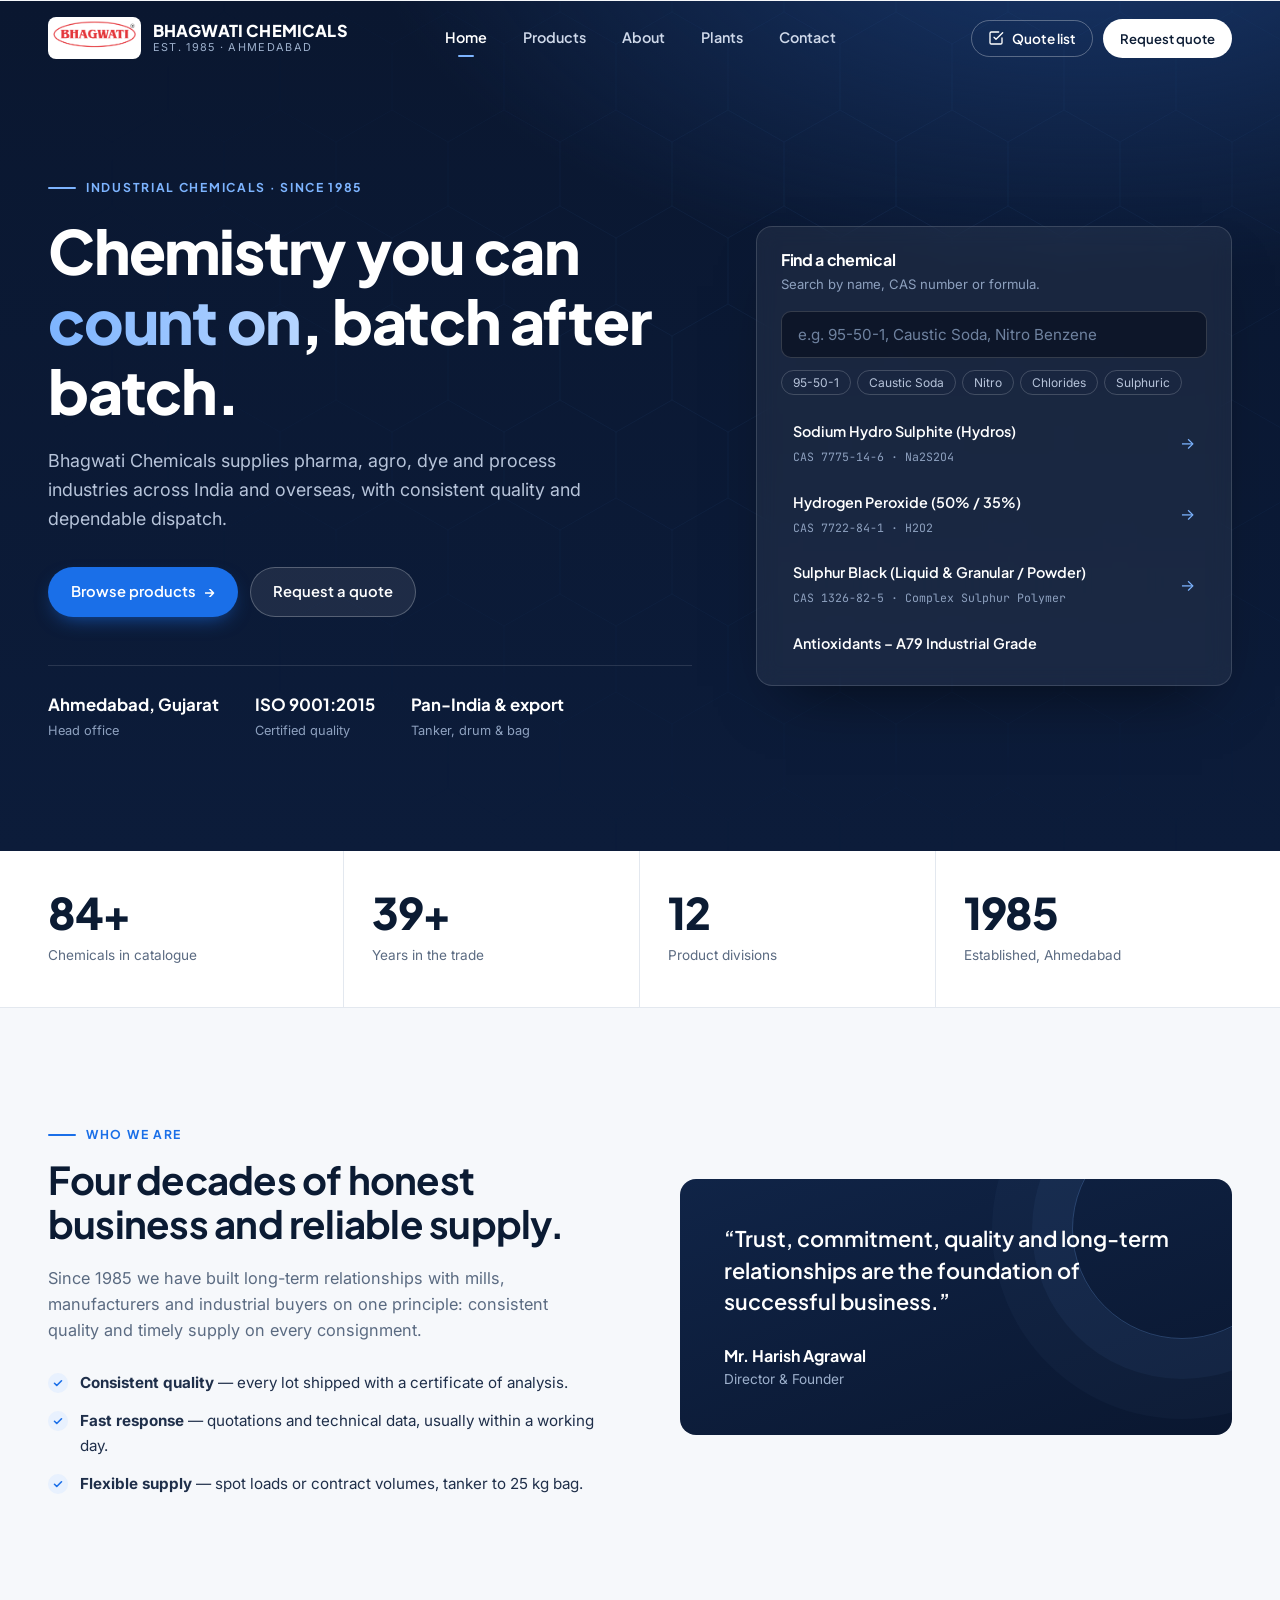
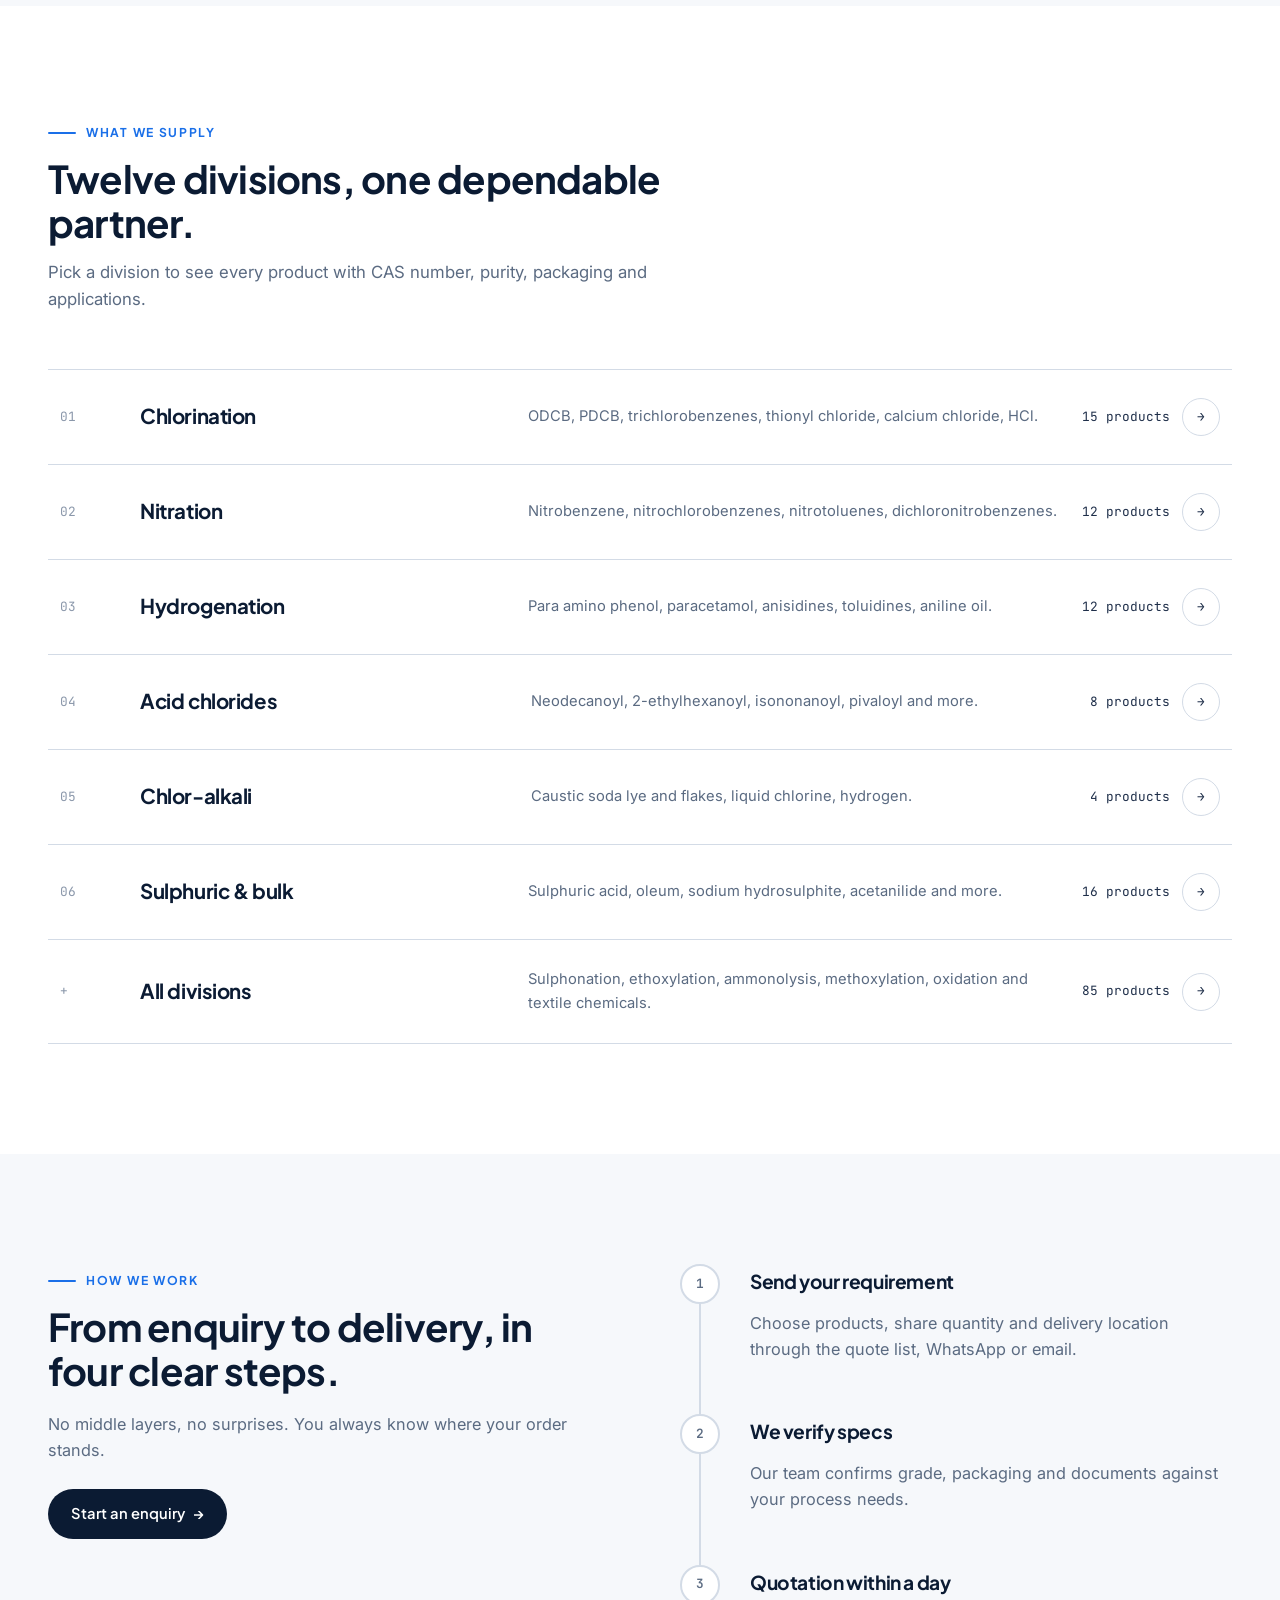
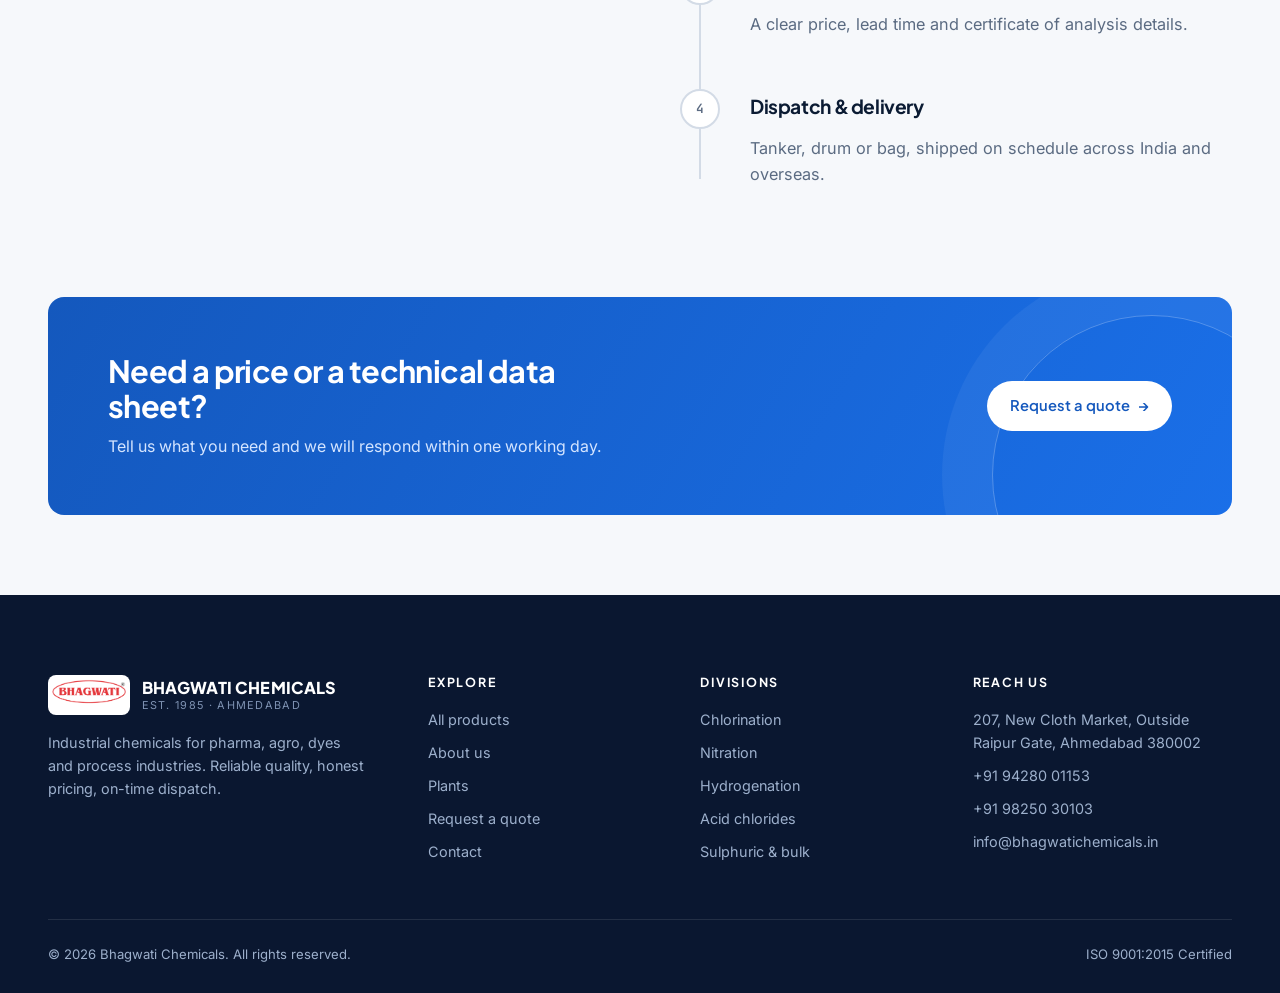
<file: index.html>
<!DOCTYPE html>
<html lang="en">
<head>
  <meta charset="UTF-8">
  <meta name="viewport" content="width=device-width, initial-scale=1.0">
  <title>Bhagwati Chemicals | Industrial Chemicals Since 1985</title>
  <meta name="description" content="Bhagwati Chemicals, Ahmedabad. 85+ industrial chemicals across chlorination, nitration, hydrogenation, acid chlorides and bulk divisions. Trusted for 40+ years.">
  <link rel="preconnect" href="https://fonts.googleapis.com">
  <link rel="preconnect" href="https://fonts.gstatic.com" crossorigin>
  <link href="https://fonts.googleapis.com/css2?family=Inter:wght@400;500;600&family=JetBrains+Mono:wght@400;500;600&family=Plus+Jakarta+Sans:wght@500;600;700;800&display=swap" rel="stylesheet">
  <link rel="stylesheet" href="assets/css/style.css">
</head>
<body data-page="home">
  <div class="progress"></div>
  <div id="site-header"></div>

  <main>
    <!-- Hero -->
    <section class="hero">
      <div class="hero-lattice"></div>
      <div class="wrap hero-grid">
        <div>
          <span class="eyebrow" data-reveal>Industrial chemicals · Since 1985</span>
          <h1 data-reveal style="--d:.08s">Chemistry you can<br><em>count on</em>, batch after batch.</h1>
          <p class="lead" data-reveal style="--d:.16s">Bhagwati Chemicals supplies pharma, agro, dye and process industries across India and overseas, with consistent quality and dependable dispatch.</p>
          <div class="hero-cta" data-reveal style="--d:.24s">
            <a href="products.html" class="btn btn-primary">Browse products <span class="arr">→</span></a>
            <a href="inquiry.html" class="btn btn-light">Request a quote</a>
          </div>
          <div class="hero-meta" data-reveal style="--d:.32s">
            <div><b>Ahmedabad, Gujarat</b>Head office</div>
            <div><b>ISO 9001:2015</b>Certified quality</div>
            <div><b>Pan-India &amp; export</b>Tanker, drum &amp; bag</div>
          </div>
        </div>

        <div class="finder" data-reveal="right" style="--d:.2s">
          <h3>Find a chemical</h3>
          <p>Search by name, CAS number or formula.</p>
          <input id="heroFinderInput" class="finder-input" placeholder="e.g. 95-50-1, Caustic Soda, Nitro Benzene" autocomplete="off">
          <div class="finder-tags">
            <button type="button" data-tag="95-50-1">95-50-1</button>
            <button type="button" data-tag="Caustic">Caustic Soda</button>
            <button type="button" data-tag="Nitro">Nitro</button>
            <button type="button" data-tag="Chloride">Chlorides</button>
            <button type="button" data-tag="Sulphuric">Sulphuric</button>
          </div>
          <div class="finder-list" id="heroFinderResults"></div>
        </div>
      </div>
    </section>

    <!-- Stats -->
    <section class="stats">
      <div class="wrap stats-in">
        <div class="stat" data-reveal><b><span data-count-to="85" data-suffix="+">0</span></b><span>Chemicals in catalogue</span></div>
        <div class="stat" data-reveal style="--d:.08s"><b><span data-count-to="40" data-suffix="+">0</span></b><span>Years in the trade</span></div>
        <div class="stat" data-reveal style="--d:.16s"><b><span data-count-to="12">0</span></b><span>Product divisions</span></div>
        <div class="stat" data-reveal style="--d:.24s"><b>1985</b><span>Established, Ahmedabad</span></div>
      </div>
    </section>

    <!-- About -->
    <section class="sec">
      <div class="wrap split">
        <div data-reveal="left">
          <span class="eyebrow" style="color:var(--accent)">Who we are</span>
          <h2 style="margin-top:14px">Four decades of honest business and reliable supply.</h2>
          <p>Since 1985 we have built long-term relationships with mills, manufacturers and industrial buyers on one principle: consistent quality and timely supply on every consignment.</p>
          <ul class="ticks">
            <li><span><b>Consistent quality</b> — every lot shipped with a certificate of analysis.</span></li>
            <li><span><b>Fast response</b> — quotations and technical data, usually within a working day.</span></li>
            <li><span><b>Flexible supply</b> — spot loads or contract volumes, tanker to 25 kg bag.</span></li>
          </ul>
        </div>
        <div class="panel-dark" data-reveal="right">
          <blockquote>“Trust, commitment, quality and long-term relationships are the foundation of successful business.”</blockquote>
          <cite><b>Mr. Harish Agrawal</b>Director &amp; Founder</cite>
        </div>
      </div>
    </section>

    <!-- Divisions -->
    <section class="sec sec-white">
      <div class="wrap">
        <div class="sec-head" data-reveal>
          <span class="eyebrow">What we supply</span>
          <h2>Twelve divisions, one dependable partner.</h2>
          <p>Pick a division to see every product with CAS number, purity, packaging and applications.</p>
        </div>
        <div class="index">
          <a href="products.html?category=Chlorination+Process" data-reveal><span class="n">01</span><h3>Chlorination</h3><p>ODCB, PDCB, trichlorobenzenes, thionyl chloride, calcium chloride, HCl.</p><span class="c"><span><span data-div="Chlorination Process"></span> products</span><i>→</i></span></a>
          <a href="products.html?category=Nitration+Process" data-reveal><span class="n">02</span><h3>Nitration</h3><p>Nitrobenzene, nitrochlorobenzenes, nitrotoluenes, dichloronitrobenzenes.</p><span class="c"><span><span data-div="Nitration Process"></span> products</span><i>→</i></span></a>
          <a href="products.html?category=Hydrogenation+Process" data-reveal><span class="n">03</span><h3>Hydrogenation</h3><p>Para amino phenol, paracetamol, anisidines, toluidines, aniline oil.</p><span class="c"><span><span data-div="Hydrogenation Process"></span> products</span><i>→</i></span></a>
          <a href="products.html?category=Acid+Chlorides" data-reveal><span class="n">04</span><h3>Acid chlorides</h3><p>Neodecanoyl, 2-ethylhexanoyl, isononanoyl, pivaloyl and more.</p><span class="c"><span><span data-div="Acid Chlorides"></span> products</span><i>→</i></span></a>
          <a href="products.html?category=Chlor-Alkali+%26+Electrolysis" data-reveal><span class="n">05</span><h3>Chlor-alkali</h3><p>Caustic soda lye and flakes, liquid chlorine, hydrogen.</p><span class="c"><span><span data-div="Chlor-Alkali &amp; Electrolysis"></span> products</span><i>→</i></span></a>
          <a href="products.html?category=Sulphuric+%26+Bulk+Chemical+Division" data-reveal><span class="n">06</span><h3>Sulphuric &amp; bulk</h3><p>Sulphuric acid, oleum, sodium hydrosulphite, acetanilide and more.</p><span class="c"><span><span data-div="Sulphuric &amp; Bulk Chemical Division"></span> products</span><i>→</i></span></a>
          <a href="products.html" data-reveal><span class="n">+</span><h3>All divisions</h3><p>Sulphonation, ethoxylation, ammonolysis, methoxylation, oxidation and textile chemicals.</p><span class="c"><span><span data-total></span> products</span><i>→</i></span></a>
        </div>
      </div>
    </section>

    <!-- Process -->
    <section class="sec">
      <div class="wrap split" style="align-items:start">
        <div class="sec-head" style="position:sticky;top:120px" data-reveal="left">
          <span class="eyebrow">How we work</span>
          <h2>From enquiry to delivery, in four clear steps.</h2>
          <p>No middle layers, no surprises. You always know where your order stands.</p>
          <a href="inquiry.html" class="btn btn-dark" style="margin-top:26px">Start an enquiry <span class="arr">→</span></a>
        </div>
        <div class="steps">
          <div class="steps-line"><div class="steps-fill"></div></div>
          <div class="step"><span class="dot">1</span><h3>Send your requirement</h3><p>Choose products, share quantity and delivery location through the quote list, WhatsApp or email.</p></div>
          <div class="step"><span class="dot">2</span><h3>We verify specs</h3><p>Our team confirms grade, packaging and documents against your process needs.</p></div>
          <div class="step"><span class="dot">3</span><h3>Quotation within a day</h3><p>A clear price, lead time and certificate of analysis details.</p></div>
          <div class="step"><span class="dot">4</span><h3>Dispatch &amp; delivery</h3><p>Tanker, drum or bag, shipped on schedule across India and overseas.</p></div>
        </div>
      </div>
    </section>

    <!-- CTA -->
    <section class="sec-tight" style="padding-top:0">
      <div class="wrap">
        <div class="band" data-reveal="zoom">
          <div><h2>Need a price or a technical data sheet?</h2><p>Tell us what you need and we will respond within one working day.</p></div>
          <a href="inquiry.html" class="btn">Request a quote <span class="arr">→</span></a>
        </div>
      </div>
    </section>
  </main>

  <div id="site-footer"></div>
  <script src="assets/js/products-data.js"></script>
  <script src="assets/js/layout.js"></script>
  <script src="assets/js/main.js"></script>
</body>
</html>
</file>
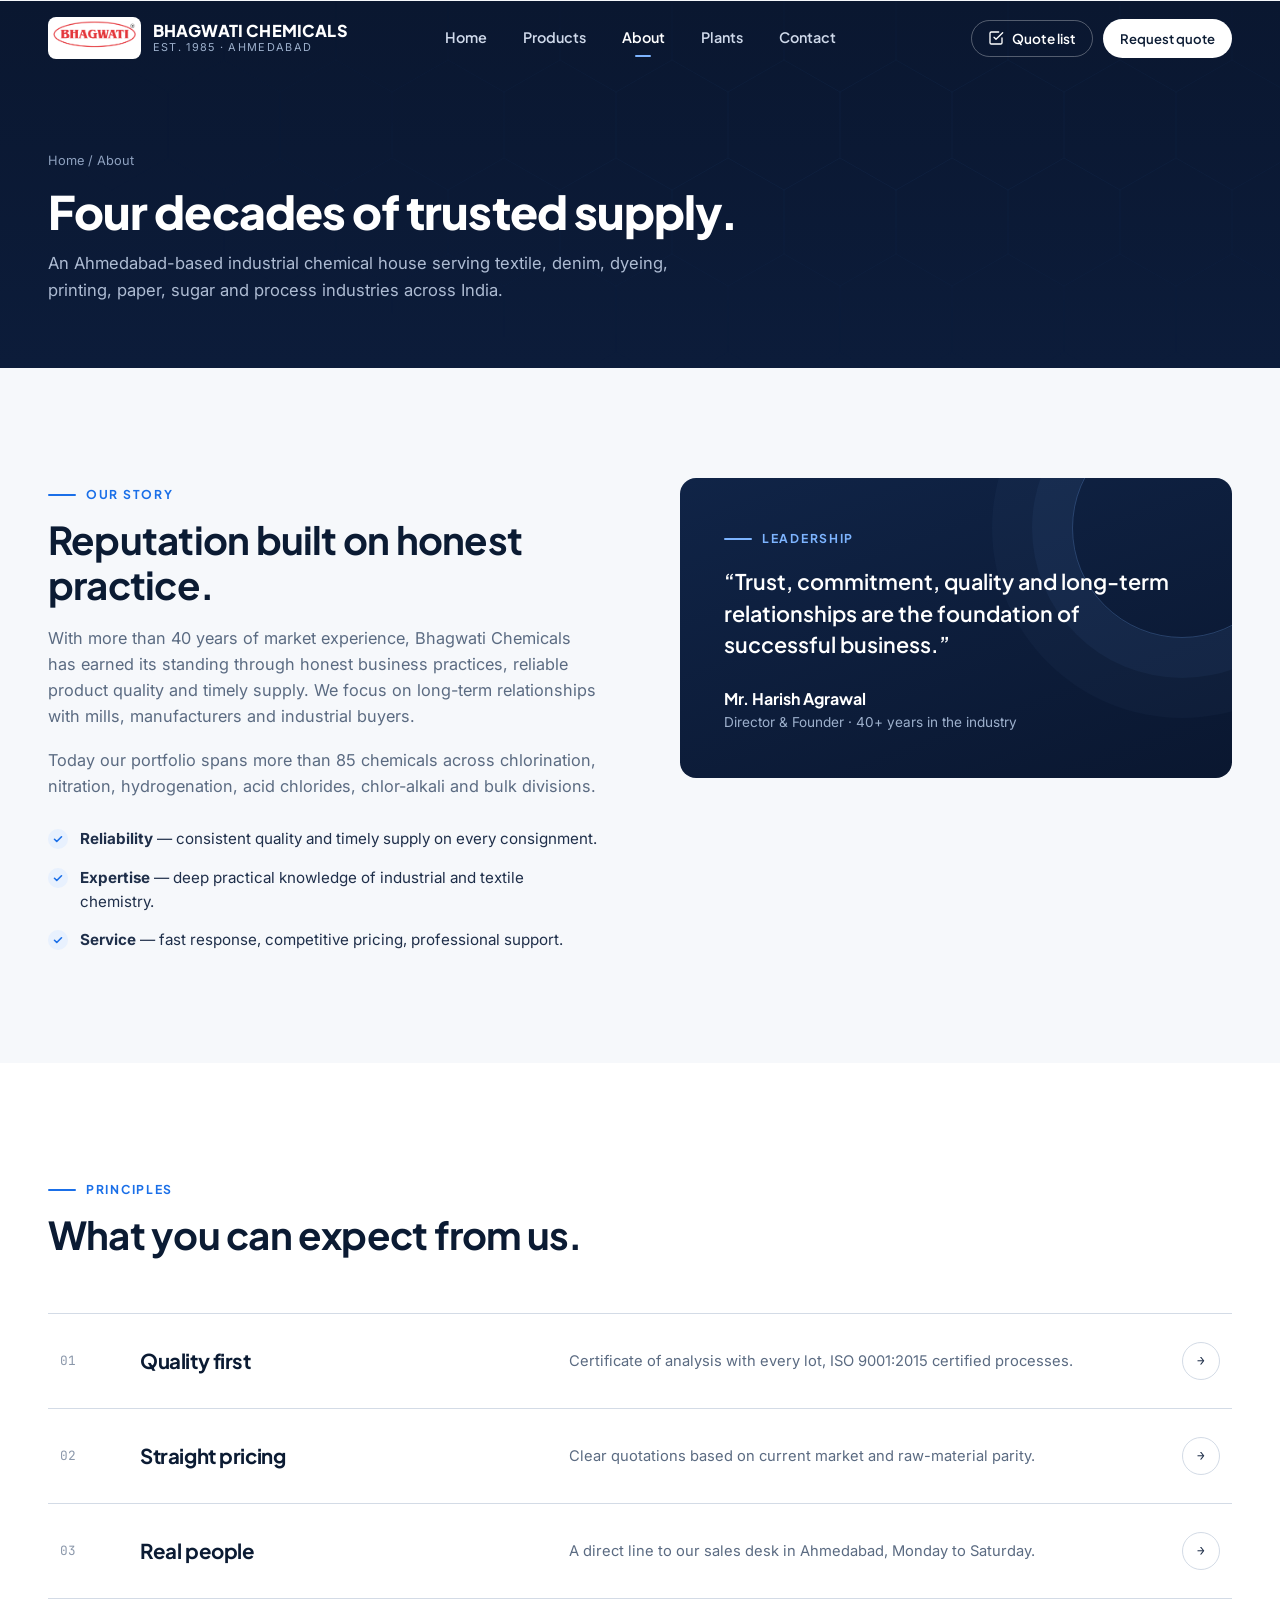
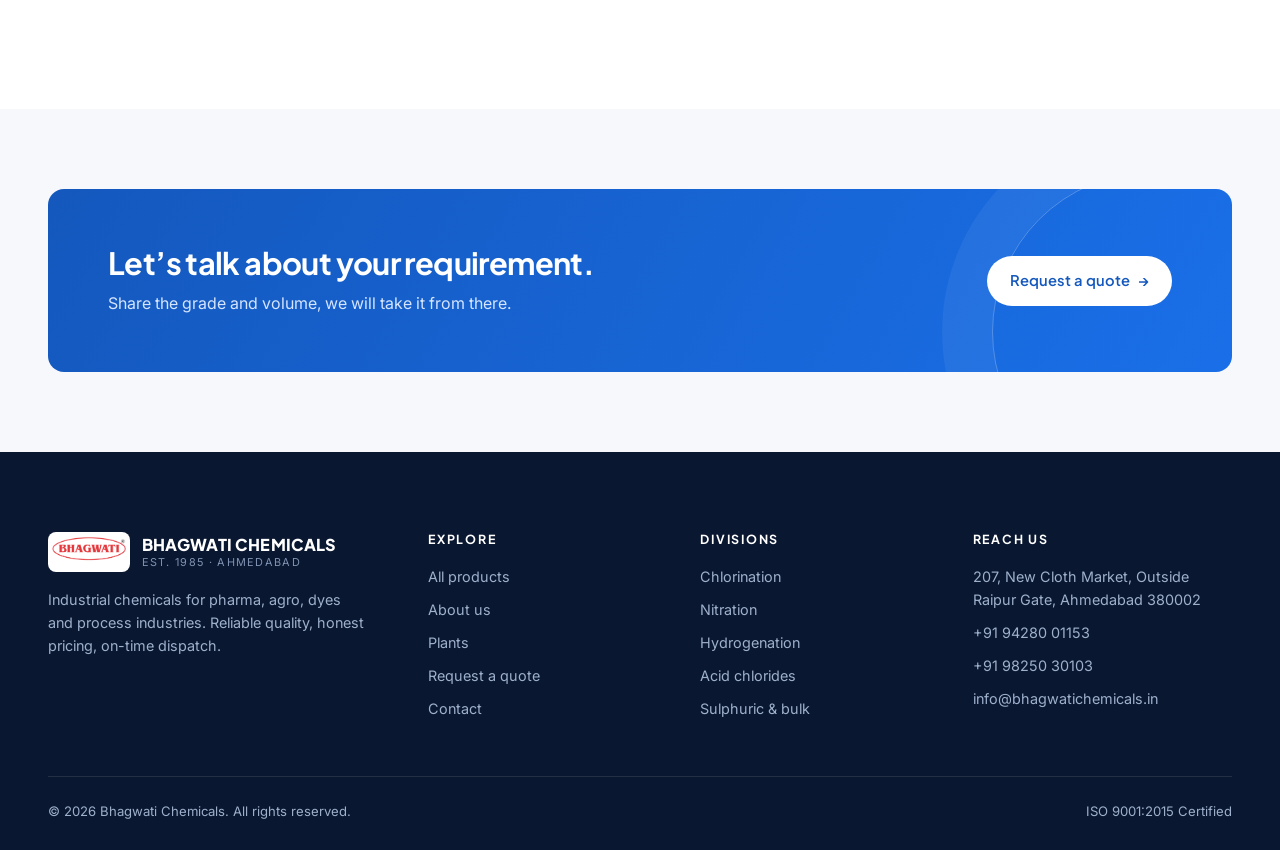
<file: about.html>
<!DOCTYPE html>
<html lang="en">
<head>
  <meta charset="UTF-8">
  <meta name="viewport" content="width=device-width, initial-scale=1.0">
  <title>About | Bhagwati Chemicals</title>
  <meta name="description" content="Bhagwati Chemicals, Ahmedabad: over 40 years of reliable industrial chemical supply, led by founder Mr. Harish Agrawal.">
  <link rel="preconnect" href="https://fonts.googleapis.com">
  <link rel="preconnect" href="https://fonts.gstatic.com" crossorigin>
  <link href="https://fonts.googleapis.com/css2?family=Inter:wght@400;500;600&family=JetBrains+Mono:wght@400;500;600&family=Plus+Jakarta+Sans:wght@500;600;700;800&display=swap" rel="stylesheet">
  <link rel="stylesheet" href="assets/css/style.css">
</head>
<body data-page="about">
  <div class="progress"></div>
  <div id="site-header"></div>

  <main>
    <section class="phead">
      <div class="hero-lattice"></div>
      <div class="wrap">
        <div class="crumbs"><a href="index.html">Home</a> / About</div>
        <h1 data-reveal>Four decades of trusted supply.</h1>
        <p data-reveal style="--d:.08s">An Ahmedabad-based industrial chemical house serving textile, denim, dyeing, printing, paper, sugar and process industries across India.</p>
      </div>
    </section>

    <section class="sec">
      <div class="wrap split" style="align-items:start">
        <div data-reveal="left">
          <span class="eyebrow" style="color:var(--accent)">Our story</span>
          <h2 style="margin-top:14px">Reputation built on honest practice.</h2>
          <p>With more than 40 years of market experience, Bhagwati Chemicals has earned its standing through honest business practices, reliable product quality and timely supply. We focus on long-term relationships with mills, manufacturers and industrial buyers.</p>
          <p>Today our portfolio spans more than 85 chemicals across chlorination, nitration, hydrogenation, acid chlorides, chlor-alkali and bulk divisions.</p>
          <ul class="ticks">
            <li><span><b>Reliability</b> — consistent quality and timely supply on every consignment.</span></li>
            <li><span><b>Expertise</b> — deep practical knowledge of industrial and textile chemistry.</span></li>
            <li><span><b>Service</b> — fast response, competitive pricing, professional support.</span></li>
          </ul>
        </div>
        <div class="panel-dark" data-reveal="right">
          <span class="eyebrow" style="margin-bottom:18px">Leadership</span>
          <blockquote>“Trust, commitment, quality and long-term relationships are the foundation of successful business.”</blockquote>
          <cite><b>Mr. Harish Agrawal</b>Director &amp; Founder · 40+ years in the industry</cite>
        </div>
      </div>
    </section>

    <section class="sec sec-white">
      <div class="wrap">
        <div class="sec-head" data-reveal>
          <span class="eyebrow">Principles</span>
          <h2>What you can expect from us.</h2>
        </div>
        <div class="index">
          <a href="products.html" data-reveal><span class="n">01</span><h3>Quality first</h3><p>Certificate of analysis with every lot, ISO 9001:2015 certified processes.</p><span class="c"><i>→</i></span></a>
          <a href="inquiry.html" data-reveal><span class="n">02</span><h3>Straight pricing</h3><p>Clear quotations based on current market and raw-material parity.</p><span class="c"><i>→</i></span></a>
          <a href="contact.html" data-reveal><span class="n">03</span><h3>Real people</h3><p>A direct line to our sales desk in Ahmedabad, Monday to Saturday.</p><span class="c"><i>→</i></span></a>
        </div>
      </div>
    </section>

    <section class="sec-tight">
      <div class="wrap">
        <div class="band" data-reveal="zoom">
          <div><h2>Let’s talk about your requirement.</h2><p>Share the grade and volume, we will take it from there.</p></div>
          <a href="inquiry.html" class="btn">Request a quote <span class="arr">→</span></a>
        </div>
      </div>
    </section>
  </main>

  <div id="site-footer"></div>
  <script src="assets/js/products-data.js"></script>
  <script src="assets/js/layout.js"></script>
  <script src="assets/js/main.js"></script>
</body>
</html>
</file>
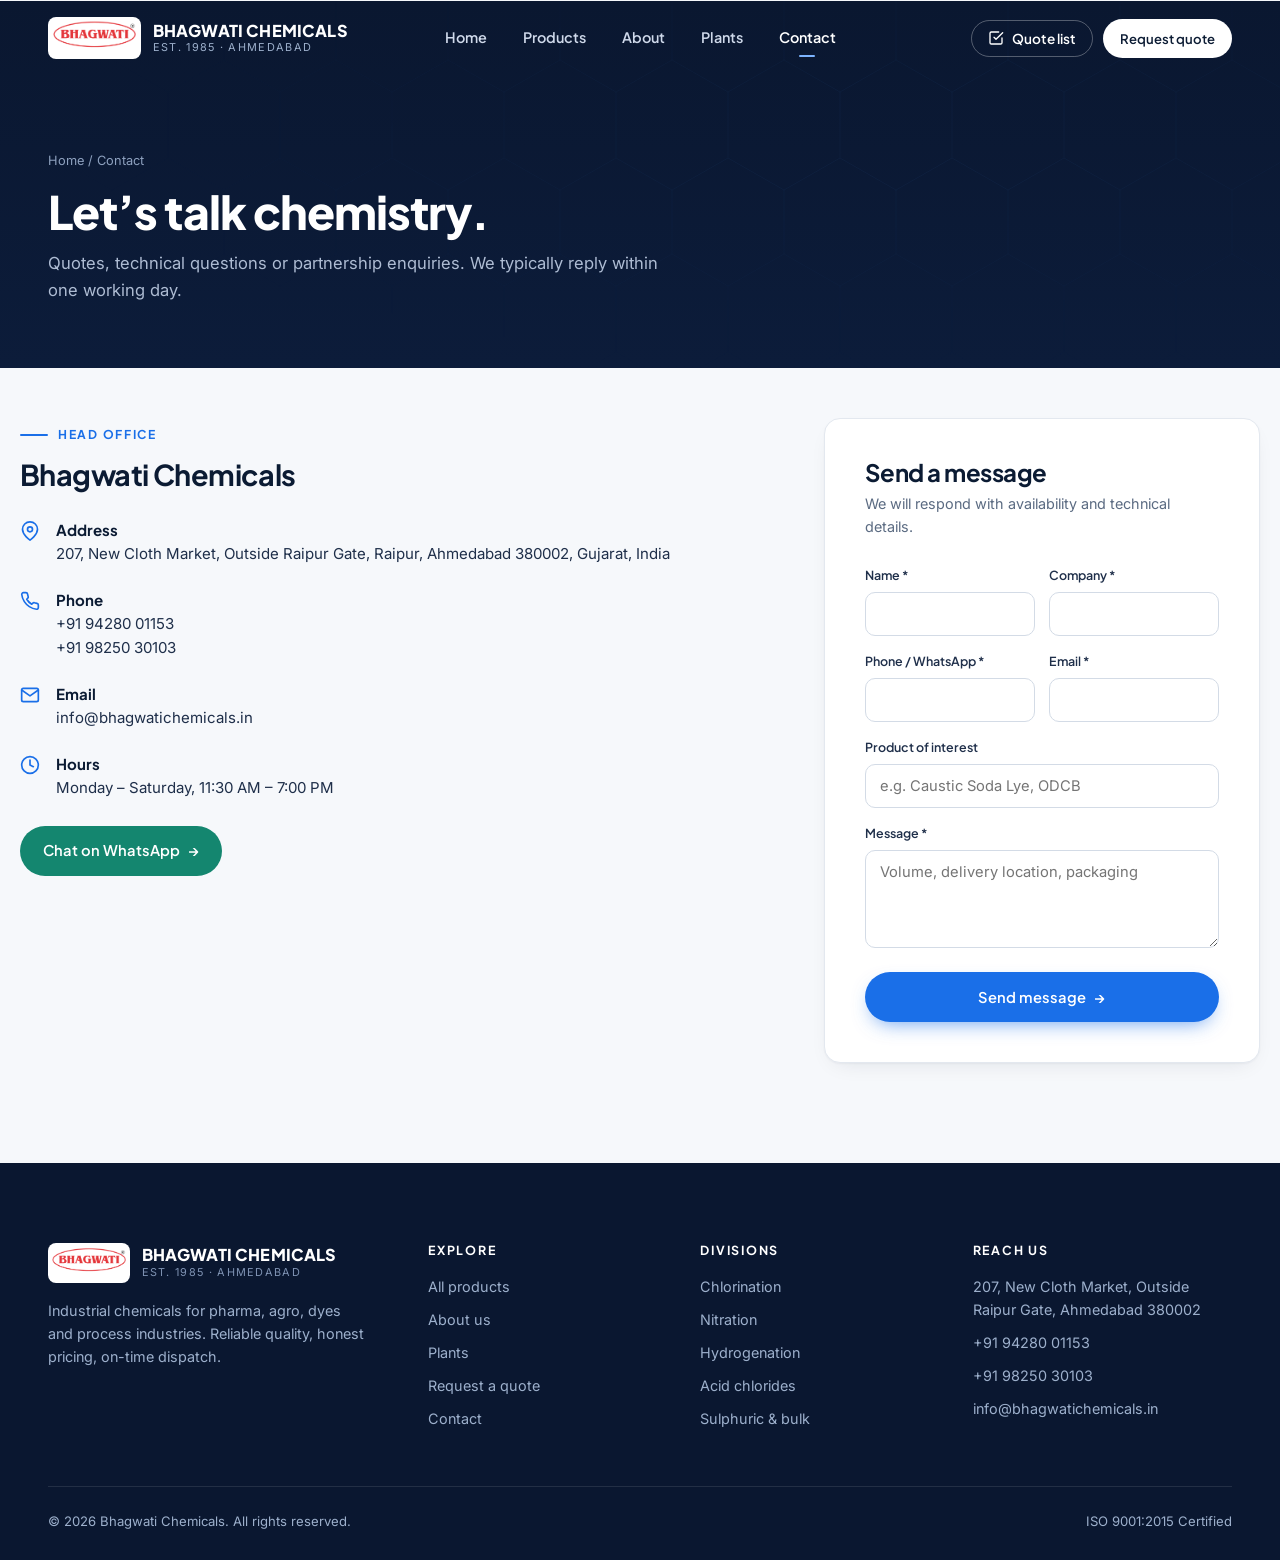
<file: contact.html>
<!DOCTYPE html>
<html lang="en">
<head>
  <meta charset="UTF-8">
  <meta name="viewport" content="width=device-width, initial-scale=1.0">
  <title>Contact | Bhagwati Chemicals</title>
  <meta name="description" content="Contact Bhagwati Chemicals, Ahmedabad. Sales desk, WhatsApp and email for quotations and technical queries.">
  <link rel="preconnect" href="https://fonts.googleapis.com">
  <link rel="preconnect" href="https://fonts.gstatic.com" crossorigin>
  <link href="https://fonts.googleapis.com/css2?family=Inter:wght@400;500;600&family=JetBrains+Mono:wght@400;500;600&family=Plus+Jakarta+Sans:wght@500;600;700;800&display=swap" rel="stylesheet">
  <link rel="stylesheet" href="assets/css/style.css">
</head>
<body data-page="contact">
  <div class="progress"></div>
  <div id="site-header"></div>

  <main>
    <section class="phead">
      <div class="hero-lattice"></div>
      <div class="wrap">
        <div class="crumbs"><a href="index.html">Home</a> / Contact</div>
        <h1 data-reveal>Let’s talk chemistry.</h1>
        <p data-reveal style="--d:.08s">Quotes, technical questions or partnership enquiries. We typically reply within one working day.</p>
      </div>
    </section>

    <div class="wrap two-col">
      <div data-reveal="left">
        <span class="eyebrow" style="color:var(--accent)">Head office</span>
        <h2 style="margin-top:14px;font-size:1.8rem">Bhagwati Chemicals</h2>
        <div class="clist">
          <div><svg width="20" height="20" viewBox="0 0 24 24" fill="none" stroke="currentColor" stroke-width="2" stroke-linecap="round" stroke-linejoin="round"><path d="M21 10c0 7-9 13-9 13s-9-6-9-13a9 9 0 0 1 18 0z"/><circle cx="12" cy="10" r="3"/></svg><span><b>Address</b>207, New Cloth Market, Outside Raipur Gate, Raipur, Ahmedabad 380002, Gujarat, India</span></div>
          <div><svg width="20" height="20" viewBox="0 0 24 24" fill="none" stroke="currentColor" stroke-width="2" stroke-linecap="round" stroke-linejoin="round"><path d="M22 16.9v3a2 2 0 0 1-2.2 2 19.8 19.8 0 0 1-8.6-3.1 19.5 19.5 0 0 1-6-6A19.8 19.8 0 0 1 2.1 4.2 2 2 0 0 1 4.1 2h3a2 2 0 0 1 2 1.7c.1 1 .4 1.9.7 2.8a2 2 0 0 1-.5 2.1L8.1 9.9a16 16 0 0 0 6 6l1.3-1.3a2 2 0 0 1 2.1-.4c.9.3 1.8.6 2.8.7a2 2 0 0 1 1.7 2z"/></svg><span><b>Phone</b><a href="tel:+919428001153">+91 94280 01153</a><br><a href="tel:+919825030103">+91 98250 30103</a></span></div>
          <div><svg width="20" height="20" viewBox="0 0 24 24" fill="none" stroke="currentColor" stroke-width="2" stroke-linecap="round" stroke-linejoin="round"><rect x="2" y="4" width="20" height="16" rx="2"/><path d="M22 6l-10 7L2 6"/></svg><span><b>Email</b><a href="mailto:info@bhagwatichemicals.in">info@bhagwatichemicals.in</a></span></div>
          <div><svg width="20" height="20" viewBox="0 0 24 24" fill="none" stroke="currentColor" stroke-width="2" stroke-linecap="round" stroke-linejoin="round"><circle cx="12" cy="12" r="10"/><path d="M12 6v6l4 2"/></svg><span><b>Hours</b>Monday – Saturday, 11:30 AM – 7:00 PM</span></div>
        </div>
        <a href="https://wa.me/919428001153?text=Hello%20Bhagwati%20Chemicals%2C%20I%20have%20an%20enquiry." target="_blank" rel="noopener" class="btn btn-wa">Chat on WhatsApp <span class="arr">→</span></a>
      </div>

      <div class="formcard" data-reveal="right">
        <h2>Send a message</h2>
        <p class="sub">We will respond with availability and technical details.</p>
        <form id="contactForm" onsubmit="handleContactSubmit(event)">
          <div class="two">
            <div class="field"><label for="cName">Name *</label><input id="cName" class="input" required></div>
            <div class="field"><label for="cCompany">Company *</label><input id="cCompany" class="input" required></div>
          </div>
          <div class="two">
            <div class="field"><label for="cPhone">Phone / WhatsApp *</label><input id="cPhone" class="input" type="tel" required></div>
            <div class="field"><label for="cEmail">Email *</label><input id="cEmail" class="input" type="email" required></div>
          </div>
          <div class="field"><label for="cSubject">Product of interest</label><input id="cSubject" class="input" placeholder="e.g. Caustic Soda Lye, ODCB"></div>
          <div class="field"><label for="cMessage">Message *</label><textarea id="cMessage" class="input" rows="4" placeholder="Volume, delivery location, packaging" required></textarea></div>
          <button class="btn btn-primary" style="width:100%;padding:15px" type="submit">Send message <span class="arr">→</span></button>
        </form>
      </div>
    </div>
  </main>

  <div id="site-footer"></div>
  <script src="assets/js/products-data.js"></script>
  <script src="assets/js/layout.js"></script>
  <script src="assets/js/main.js"></script>
  <script>
    function handleContactSubmit(e) {
      e.preventDefault();
      const g = id => document.getElementById(id).value.trim();
      const text = '*ENQUIRY*\nFrom: ' + g('cName') + ' (' + g('cCompany') + ')\nPhone: ' + g('cPhone') + '\nEmail: ' + g('cEmail') +
        '\nProduct: ' + (g('cSubject') || 'General') + '\n\n' + g('cMessage');
      window.open('https://wa.me/919428001153?text=' + encodeURIComponent(text), '_blank');
      e.target.reset();
    }
  </script>
</body>
</html>
</file>
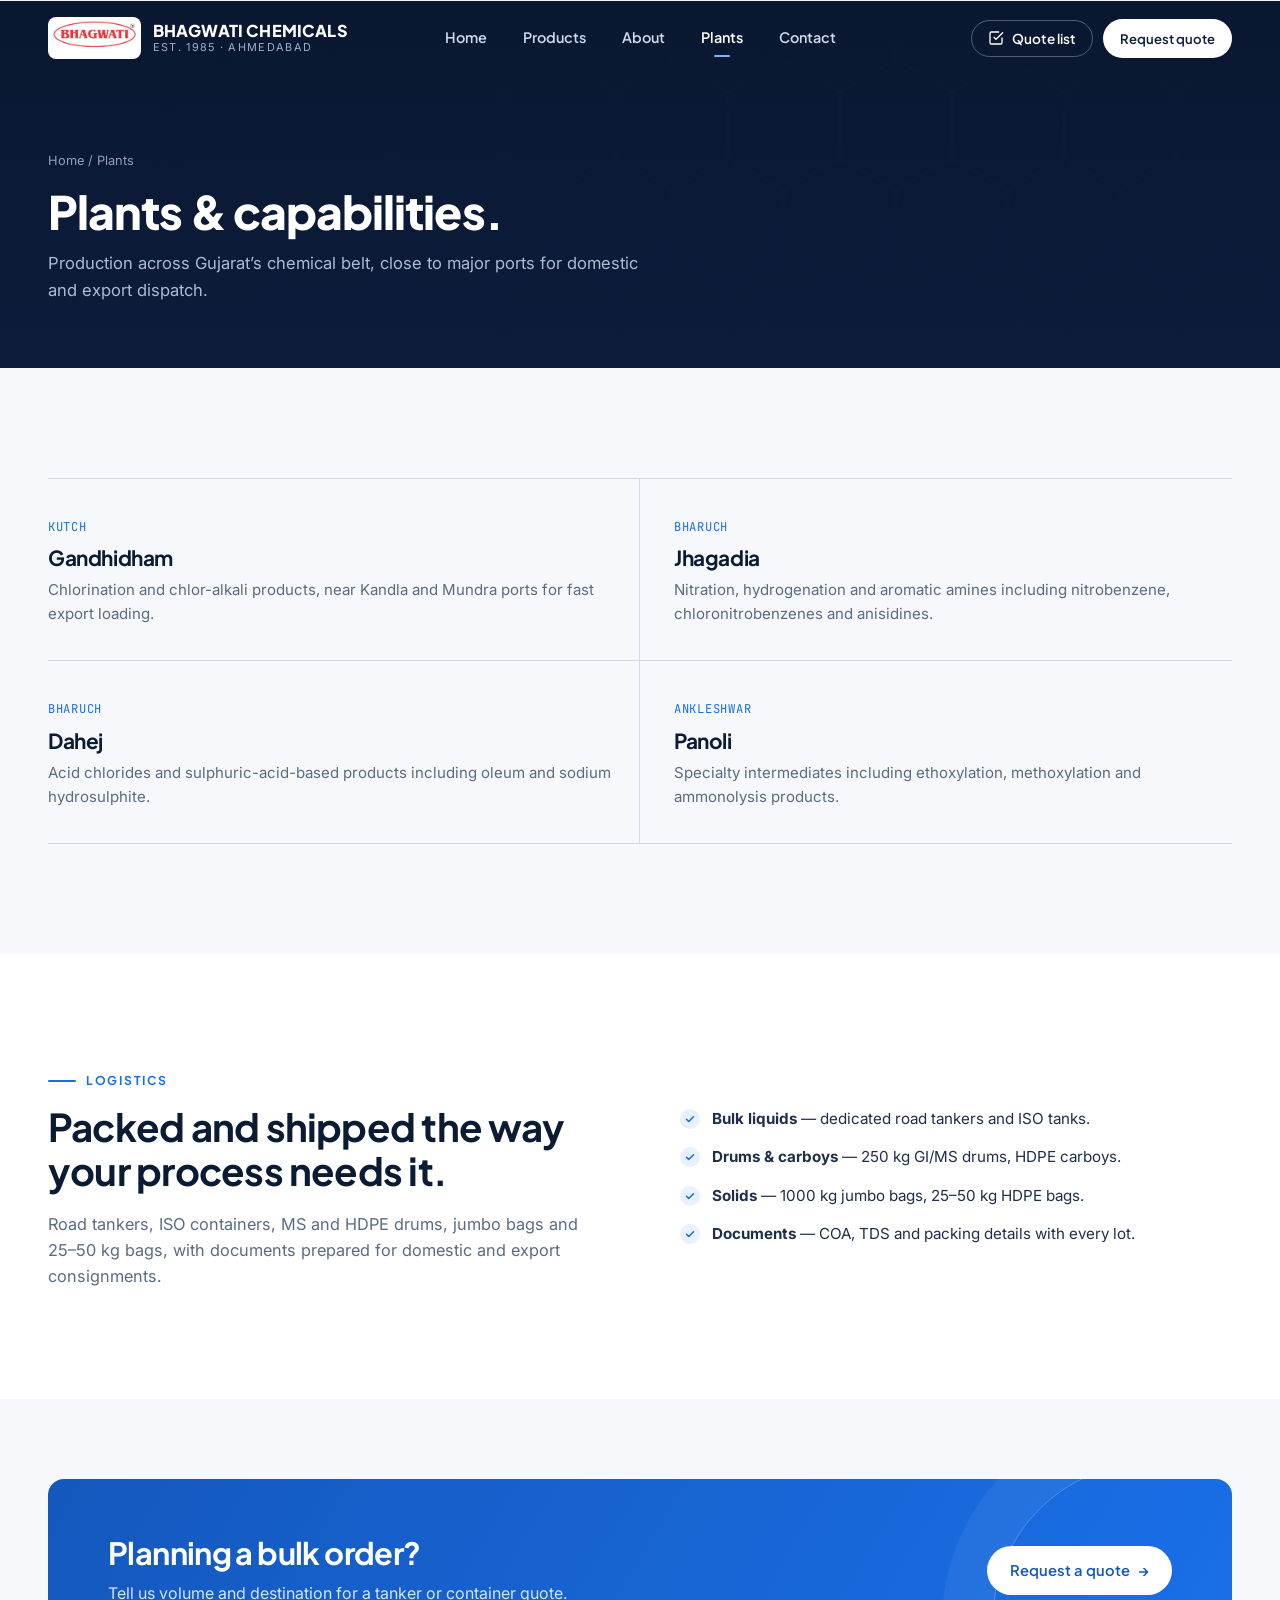
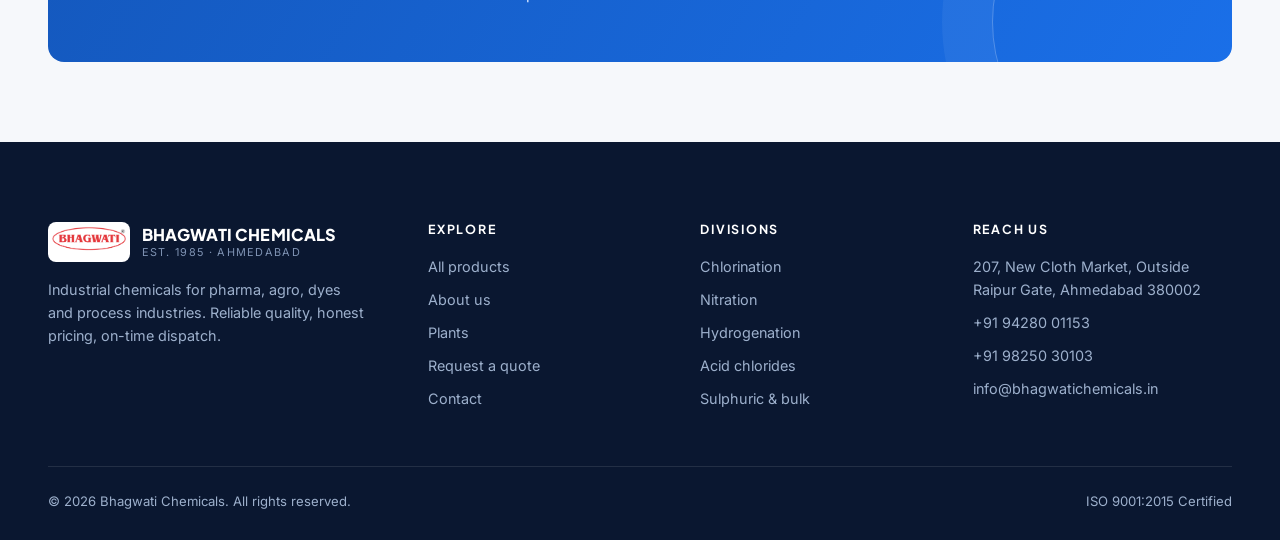
<file: infrastructure.html>
<!DOCTYPE html>
<html lang="en">
<head>
  <meta charset="UTF-8">
  <meta name="viewport" content="width=device-width, initial-scale=1.0">
  <title>Plants &amp; Capabilities | Bhagwati Chemicals</title>
  <meta name="description" content="Production locations and process capabilities behind the Bhagwati Chemicals range: chlorination, nitration, hydrogenation, acid chlorides, chlor-alkali and bulk acids.">
  <link rel="preconnect" href="https://fonts.googleapis.com">
  <link rel="preconnect" href="https://fonts.gstatic.com" crossorigin>
  <link href="https://fonts.googleapis.com/css2?family=Inter:wght@400;500;600&family=JetBrains+Mono:wght@400;500;600&family=Plus+Jakarta+Sans:wght@500;600;700;800&display=swap" rel="stylesheet">
  <link rel="stylesheet" href="assets/css/style.css">
</head>
<body data-page="plants">
  <div class="progress"></div>
  <div id="site-header"></div>

  <main>
    <section class="phead">
      <div class="hero-lattice"></div>
      <div class="wrap">
        <div class="crumbs"><a href="index.html">Home</a> / Plants</div>
        <h1 data-reveal>Plants &amp; capabilities.</h1>
        <p data-reveal style="--d:.08s">Production across Gujarat’s chemical belt, close to major ports for domestic and export dispatch.</p>
      </div>
    </section>

    <section class="sec">
      <div class="wrap">
        <div class="plants">
          <div class="plant" data-reveal><small>KUTCH</small><h3>Gandhidham</h3><p>Chlorination and chlor-alkali products, near Kandla and Mundra ports for fast export loading.</p></div>
          <div class="plant" data-reveal style="--d:.1s"><small>BHARUCH</small><h3>Jhagadia</h3><p>Nitration, hydrogenation and aromatic amines including nitrobenzene, chloronitrobenzenes and anisidines.</p></div>
          <div class="plant" data-reveal><small>BHARUCH</small><h3>Dahej</h3><p>Acid chlorides and sulphuric-acid-based products including oleum and sodium hydrosulphite.</p></div>
          <div class="plant" data-reveal style="--d:.1s"><small>ANKLESHWAR</small><h3>Panoli</h3><p>Specialty intermediates including ethoxylation, methoxylation and ammonolysis products.</p></div>
        </div>
      </div>
    </section>

    <section class="sec sec-white">
      <div class="wrap split">
        <div data-reveal="left">
          <span class="eyebrow" style="color:var(--accent)">Logistics</span>
          <h2 style="margin-top:14px">Packed and shipped the way your process needs it.</h2>
          <p>Road tankers, ISO containers, MS and HDPE drums, jumbo bags and 25–50 kg bags, with documents prepared for domestic and export consignments.</p>
        </div>
        <ul class="ticks" data-reveal="right" style="margin-top:0">
          <li><span><b>Bulk liquids</b> — dedicated road tankers and ISO tanks.</span></li>
          <li><span><b>Drums &amp; carboys</b> — 250 kg GI/MS drums, HDPE carboys.</span></li>
          <li><span><b>Solids</b> — 1000 kg jumbo bags, 25–50 kg HDPE bags.</span></li>
          <li><span><b>Documents</b> — COA, TDS and packing details with every lot.</span></li>
        </ul>
      </div>
    </section>

    <section class="sec-tight">
      <div class="wrap">
        <div class="band" data-reveal="zoom">
          <div><h2>Planning a bulk order?</h2><p>Tell us volume and destination for a tanker or container quote.</p></div>
          <a href="inquiry.html" class="btn">Request a quote <span class="arr">→</span></a>
        </div>
      </div>
    </section>
  </main>

  <div id="site-footer"></div>
  <script src="assets/js/products-data.js"></script>
  <script src="assets/js/layout.js"></script>
  <script src="assets/js/main.js"></script>
</body>
</html>
</file>
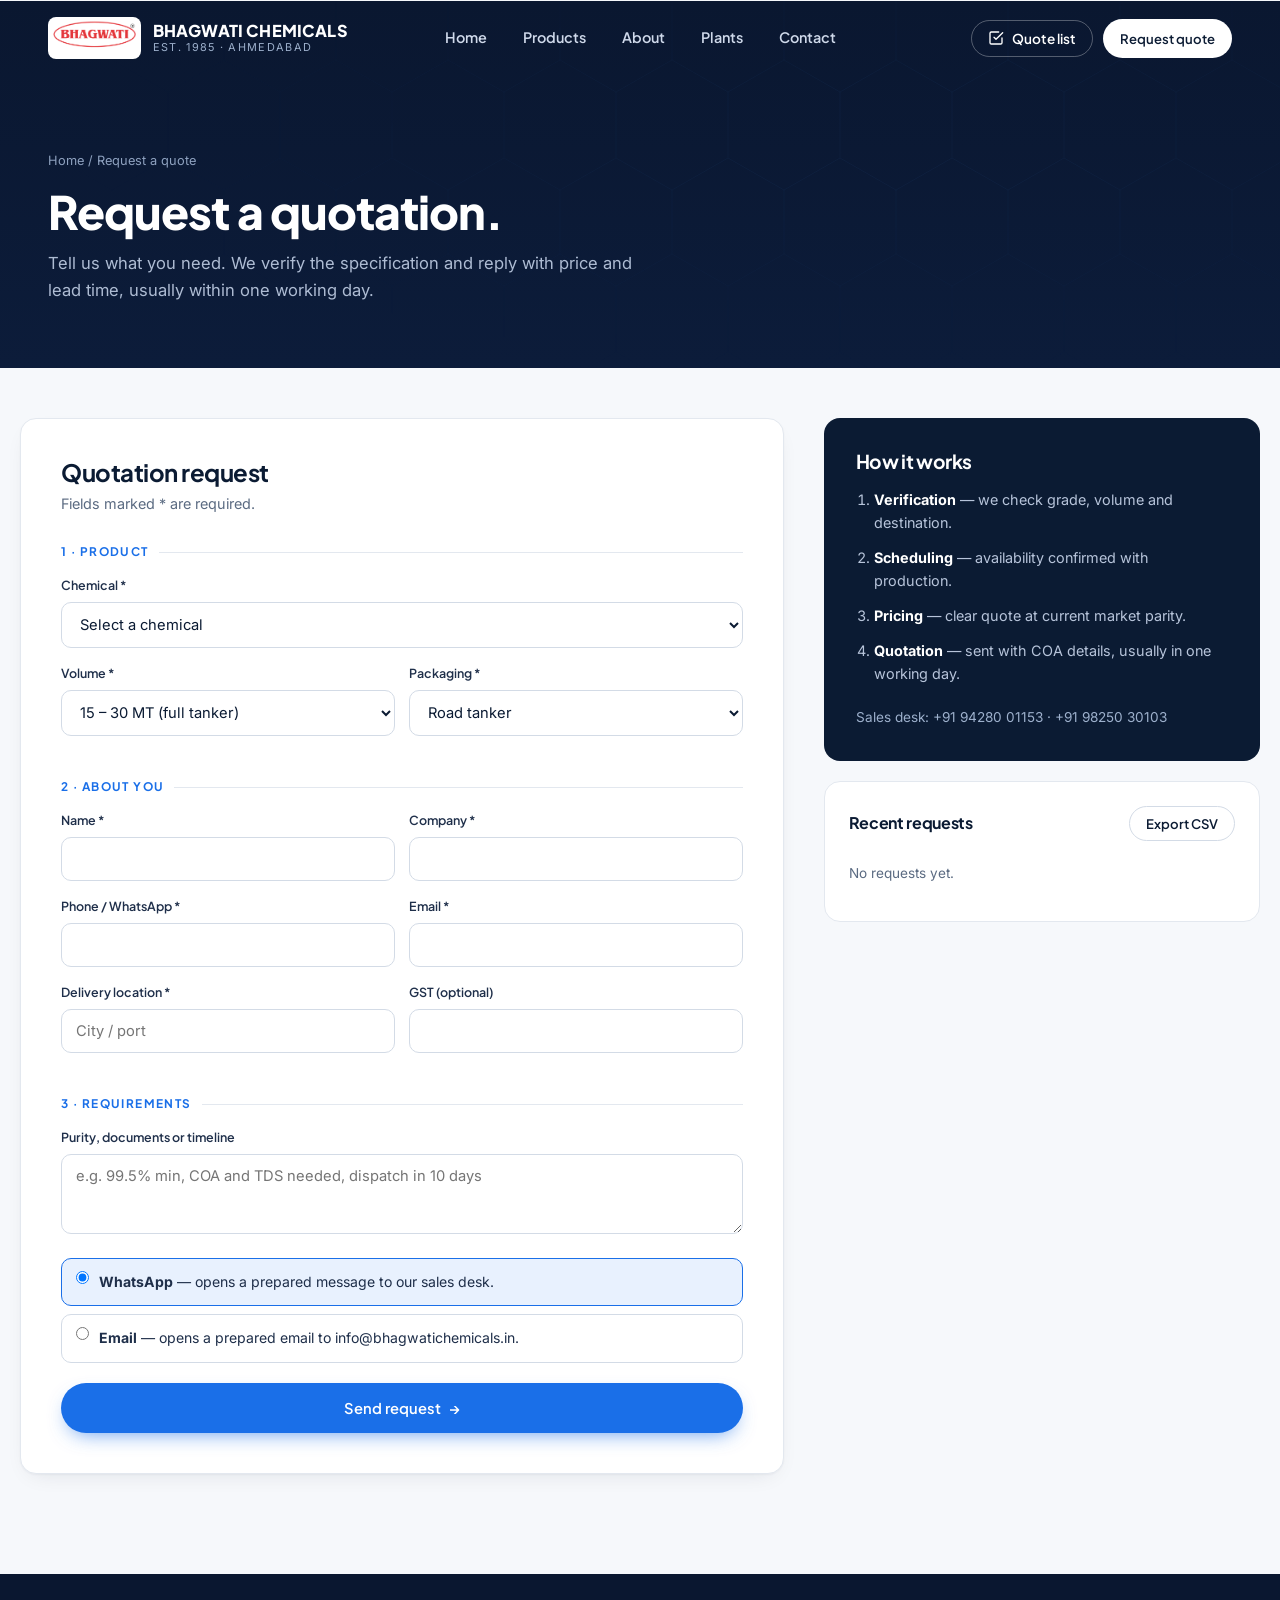
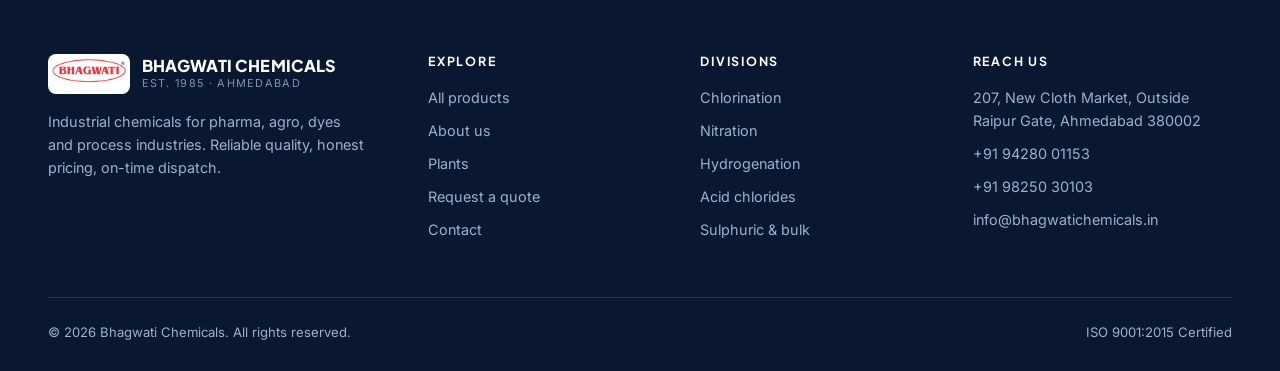
<file: inquiry.html>
<!DOCTYPE html>
<html lang="en">
<head>
  <meta charset="UTF-8">
  <meta name="viewport" content="width=device-width, initial-scale=1.0">
  <title>Request a Quote | Bhagwati Chemicals</title>
  <meta name="description" content="Request a quotation for industrial chemicals from Bhagwati Chemicals. Share product, quantity and delivery location.">
  <link rel="preconnect" href="https://fonts.googleapis.com">
  <link rel="preconnect" href="https://fonts.gstatic.com" crossorigin>
  <link href="https://fonts.googleapis.com/css2?family=Inter:wght@400;500;600&family=JetBrains+Mono:wght@400;500;600&family=Plus+Jakarta+Sans:wght@500;600;700;800&display=swap" rel="stylesheet">
  <link rel="stylesheet" href="assets/css/style.css">
</head>
<body data-page="inquiry">
  <div class="progress"></div>
  <div id="site-header"></div>

  <main>
    <section class="phead">
      <div class="hero-lattice"></div>
      <div class="wrap">
        <div class="crumbs"><a href="index.html">Home</a> / Request a quote</div>
        <h1 data-reveal>Request a quotation.</h1>
        <p data-reveal style="--d:.08s">Tell us what you need. We verify the specification and reply with price and lead time, usually within one working day.</p>
      </div>
    </section>

    <div class="wrap two-col">
      <div class="formcard" data-reveal>
        <h2>Quotation request</h2>
        <p class="sub">Fields marked * are required.</p>
        <form id="standaloneRfqForm">
          <div class="fstep">1 · Product</div>
          <div class="field"><label for="formProductSelect">Chemical *</label>
            <select id="formProductSelect" class="input" required><option value="">Select a chemical</option></select></div>
          <div class="two">
            <div class="field"><label for="formQuantity">Volume *</label>
              <select id="formQuantity" class="input" required>
                <option>100 – 1,000 kg (sample / trial)</option>
                <option>1 – 5 MT</option>
                <option>5 – 15 MT</option>
                <option selected>15 – 30 MT (full tanker)</option>
                <option>ISO tank container (export)</option>
                <option>50+ MT monthly contract</option>
              </select></div>
            <div class="field"><label for="formPackaging">Packaging *</label>
              <select id="formPackaging" class="input" required>
                <option>Road tanker</option><option>ISO tank</option><option>250 kg drums</option><option>HDPE carboys</option><option>Jumbo bags</option><option>25–50 kg bags</option><option>Tonner cylinders</option>
              </select></div>
          </div>

          <div class="fstep">2 · About you</div>
          <div class="two">
            <div class="field"><label for="formContactName">Name *</label><input id="formContactName" class="input" required></div>
            <div class="field"><label for="formCompanyName">Company *</label><input id="formCompanyName" class="input" required></div>
          </div>
          <div class="two">
            <div class="field"><label for="formPhone">Phone / WhatsApp *</label><input id="formPhone" class="input" type="tel" required></div>
            <div class="field"><label for="formEmail">Email *</label><input id="formEmail" class="input" type="email" required></div>
          </div>
          <div class="two">
            <div class="field"><label for="formDestination">Delivery location *</label><input id="formDestination" class="input" placeholder="City / port" required></div>
            <div class="field"><label for="formGst">GST (optional)</label><input id="formGst" class="input"></div>
          </div>

          <div class="fstep">3 · Requirements</div>
          <div class="field"><label for="formRequirements">Purity, documents or timeline</label><textarea id="formRequirements" class="input" rows="3" placeholder="e.g. 99.5% min, COA and TDS needed, dispatch in 10 days"></textarea></div>
          <div class="radio-row">
            <label><input type="radio" name="mainRfqChannel" value="whatsapp" checked><span><b>WhatsApp</b> — opens a prepared message to our sales desk.</span></label>
            <label><input type="radio" name="mainRfqChannel" value="email"><span><b>Email</b> — opens a prepared email to info@bhagwatichemicals.in.</span></label>
          </div>
          <button class="btn btn-primary" style="width:100%;padding:15px" type="submit">Send request <span class="arr">→</span></button>
        </form>
      </div>

      <div>
        <div class="info" data-reveal="right">
          <h3>How it works</h3>
          <ol>
            <li><b>Verification</b> — we check grade, volume and destination.</li>
            <li><b>Scheduling</b> — availability confirmed with production.</li>
            <li><b>Pricing</b> — clear quote at current market parity.</li>
            <li><b>Quotation</b> — sent with COA details, usually in one working day.</li>
          </ol>
          <p style="margin-top:22px;font-size:.85rem;color:#9db0cc">Sales desk: +91 94280 01153 · +91 98250 30103</p>
        </div>
        <div class="reg" data-reveal="right" style="--d:.1s">
          <div style="display:flex;justify-content:space-between;align-items:center">
            <h3 style="font-size:1rem">Recent requests</h3>
            <button type="button" class="btn btn-ghost btn-sm" onclick="exportInquiriesToCsv()">Export CSV</button>
          </div>
          <div id="inquiryRegistryList" style="margin-top:10px;max-height:260px;overflow:auto"></div>
        </div>
      </div>
    </div>
  </main>

  <div id="site-footer"></div>
  <script src="assets/js/products-data.js"></script>
  <script src="assets/js/layout.js"></script>
  <script src="assets/js/main.js"></script>
  <script>
    window.addEventListener('DOMContentLoaded', () => {
      const select = document.getElementById('formProductSelect');
      CHEMICAL_PRODUCTS.slice().sort((a, b) => a.name.localeCompare(b.name)).forEach(p => {
        const o = document.createElement('option');
        o.value = p.name; o.textContent = p.name + ' — CAS ' + (p.cas || 'N/A');
        o.dataset.cas = p.cas || 'N/A'; o.dataset.purity = p.purity || 'Commercial';
        select.appendChild(o);
      });
      const pre = new URLSearchParams(location.search).get('product');
      if (pre) { const m = CHEMICAL_PRODUCTS.find(p => p.id === pre); if (m) select.value = m.name; }
      renderInquiryRegistry();
      document.getElementById('standaloneRfqForm').addEventListener('submit', handleStandaloneSubmit);
    });

    function handleStandaloneSubmit(e) {
      e.preventDefault();
      const g = id => document.getElementById(id).value;
      const opt = document.getElementById('formProductSelect').selectedOptions[0];
      const gst = g('formGst'), req = g('formRequirements');
      const rfq = {
        refCode: 'BC-' + Math.floor(100000 + Math.random() * 900000),
        timestamp: new Date().toISOString(),
        name: g('formContactName'), company: g('formCompanyName'), phone: g('formPhone'), email: g('formEmail'),
        quantity: g('formQuantity'), location: g('formDestination'), packaging: g('formPackaging'),
        notes: (gst ? 'GST: ' + gst + '. ' : '') + req,
        items: [{ name: opt.value, cas: opt.dataset.cas, purity: opt.dataset.purity }]
      };
      AppState.inquiryRegistry.unshift(rfq); saveInquiryRegistry(); renderInquiryRegistry();
      const ch = document.querySelector('input[name="mainRfqChannel"]:checked').value;
      ch === 'email' ? dispatchEmailRFQ(rfq) : dispatchWhatsAppRFQ(rfq);
      alert('Request registered. Reference: ' + rfq.refCode);
      e.target.reset();
    }
    function renderInquiryRegistry() {
      const c = document.getElementById('inquiryRegistryList');
      const list = AppState.inquiryRegistry;
      if (!list.length) { c.innerHTML = '<div class="reg-item" style="color:var(--muted)">No requests yet.</div>'; return; }
      c.innerHTML = list.map(i => '<div class="reg-item"><b style="color:var(--ink)">' + escapeHtml(i.refCode) + '</b> · ' + new Date(i.timestamp).toLocaleDateString() +
        '<br>' + escapeHtml(i.company || i.name) + ' — ' + i.items.map(x => escapeHtml(x.name)).join(', ') + '</div>').join('');
    }
    function exportInquiriesToCsv() {
      const list = AppState.inquiryRegistry;
      if (!list.length) { alert('No requests to export.'); return; }
      let csv = 'Ref,Date,Company,Contact,Phone,Email,Products,Quantity,Packaging,Destination\n';
      list.forEach(i => { csv += [i.refCode, i.timestamp, i.company, i.name, i.phone, i.email, i.items.map(x => x.name).join('; '), i.quantity, i.packaging, i.location].map(v => '"' + String(v || '').replace(/"/g, '""') + '"').join(',') + '\n'; });
      const a = document.createElement('a');
      a.href = URL.createObjectURL(new Blob([csv], { type: 'text/csv' }));
      a.download = 'Bhagwati_Requests_' + new Date().toISOString().slice(0, 10) + '.csv'; a.click();
    }
  </script>
</body>
</html>
</file>
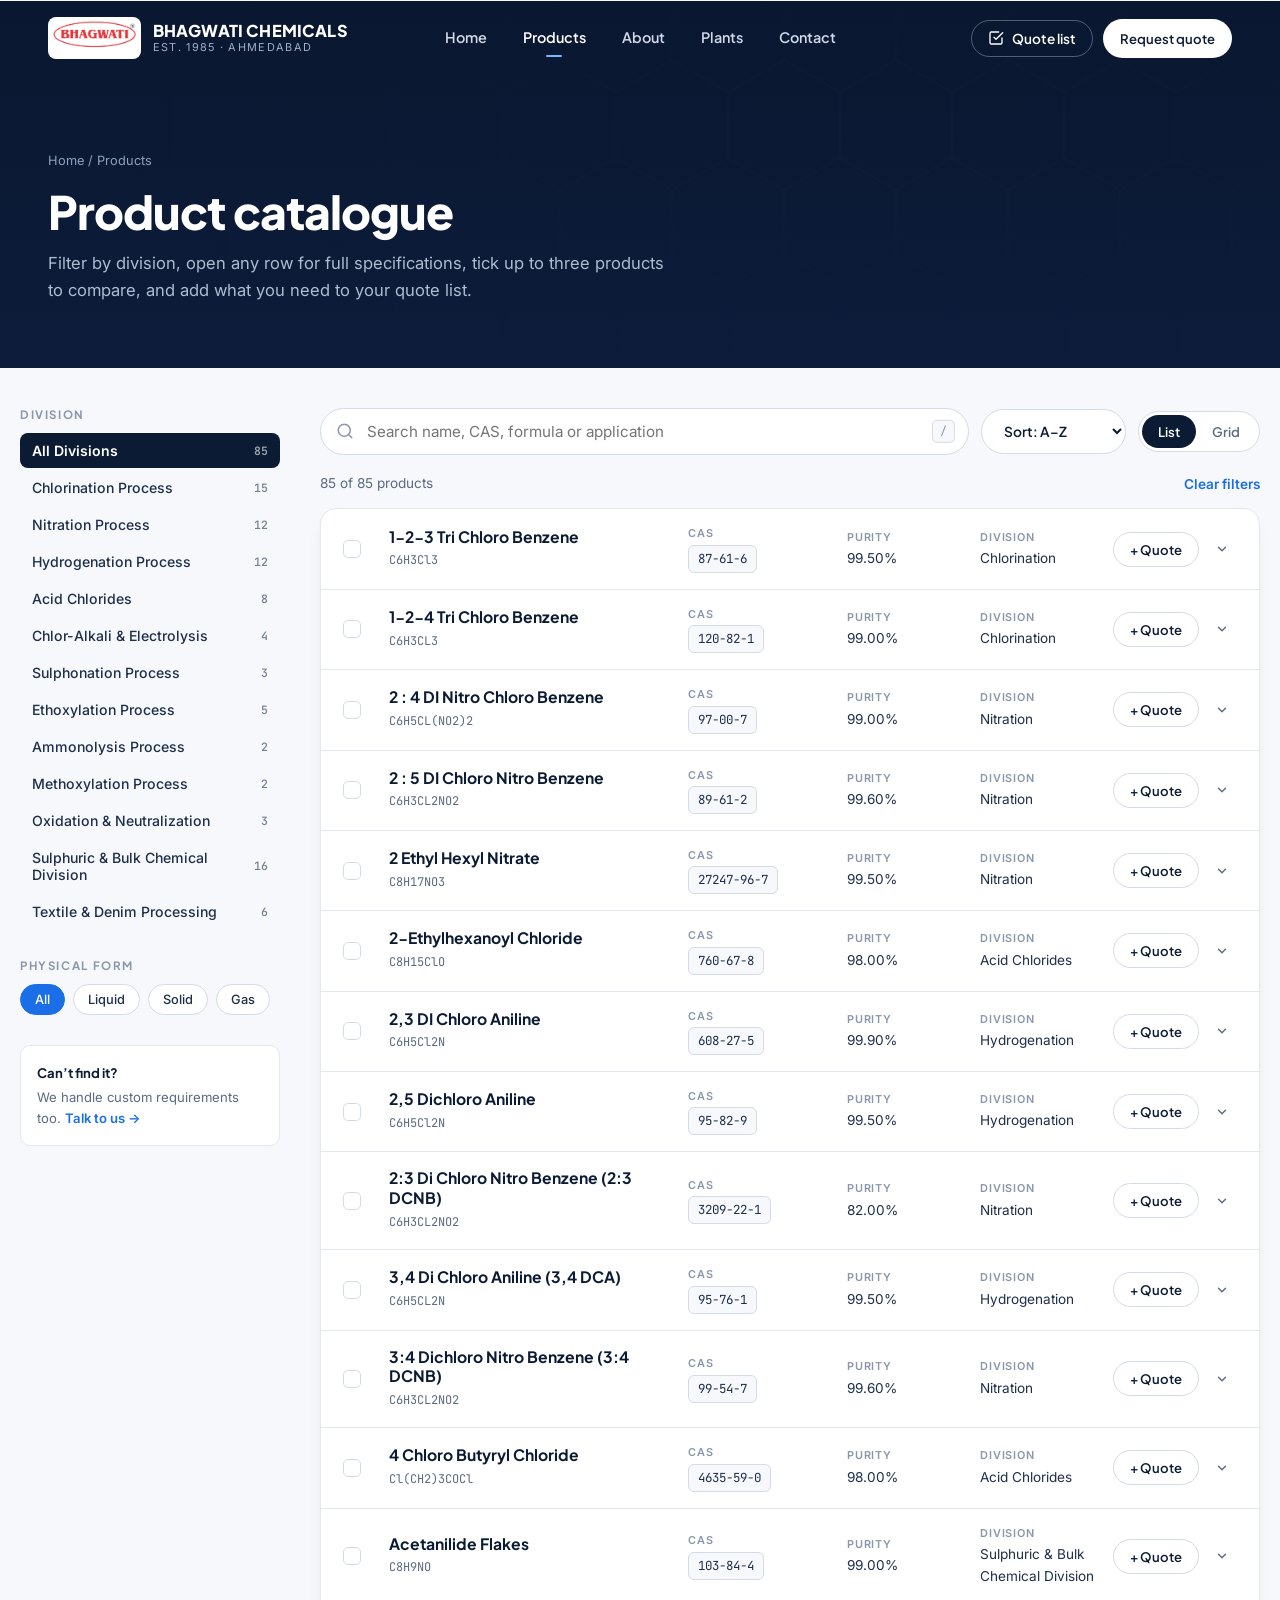
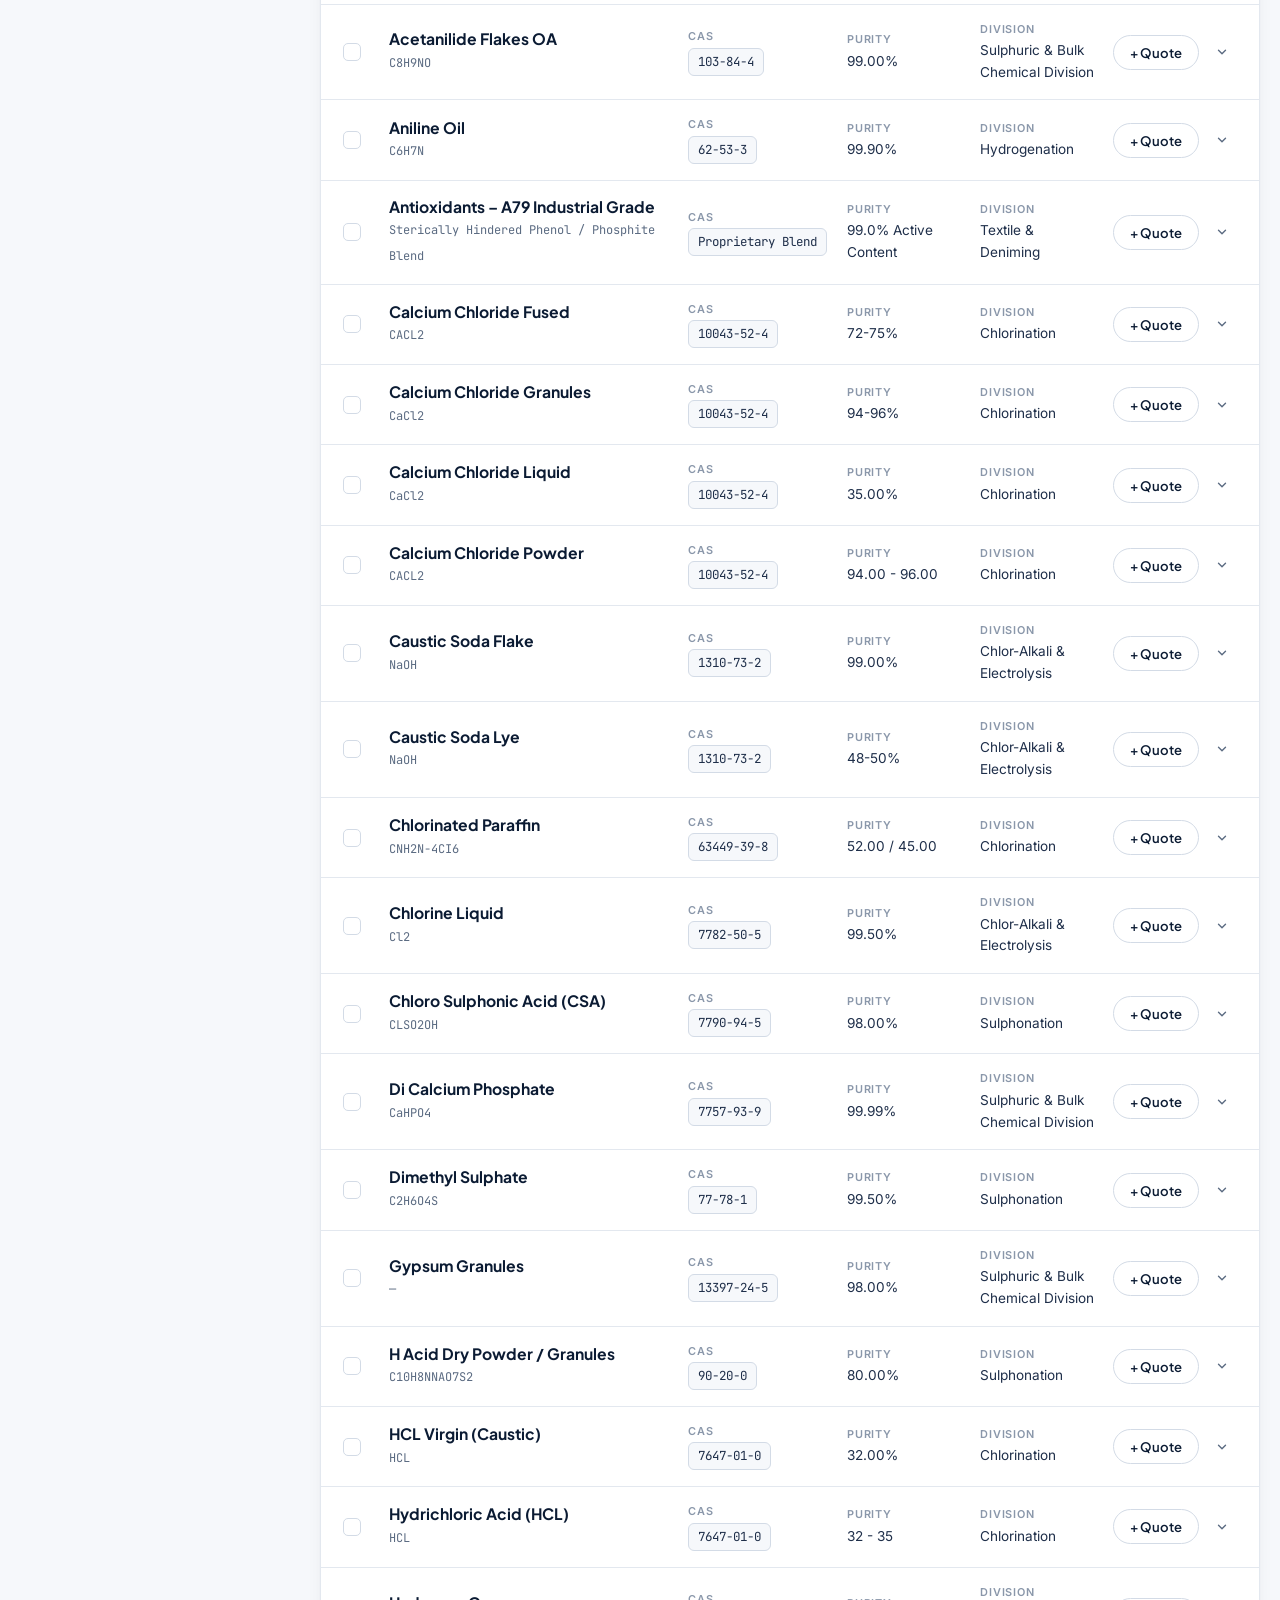
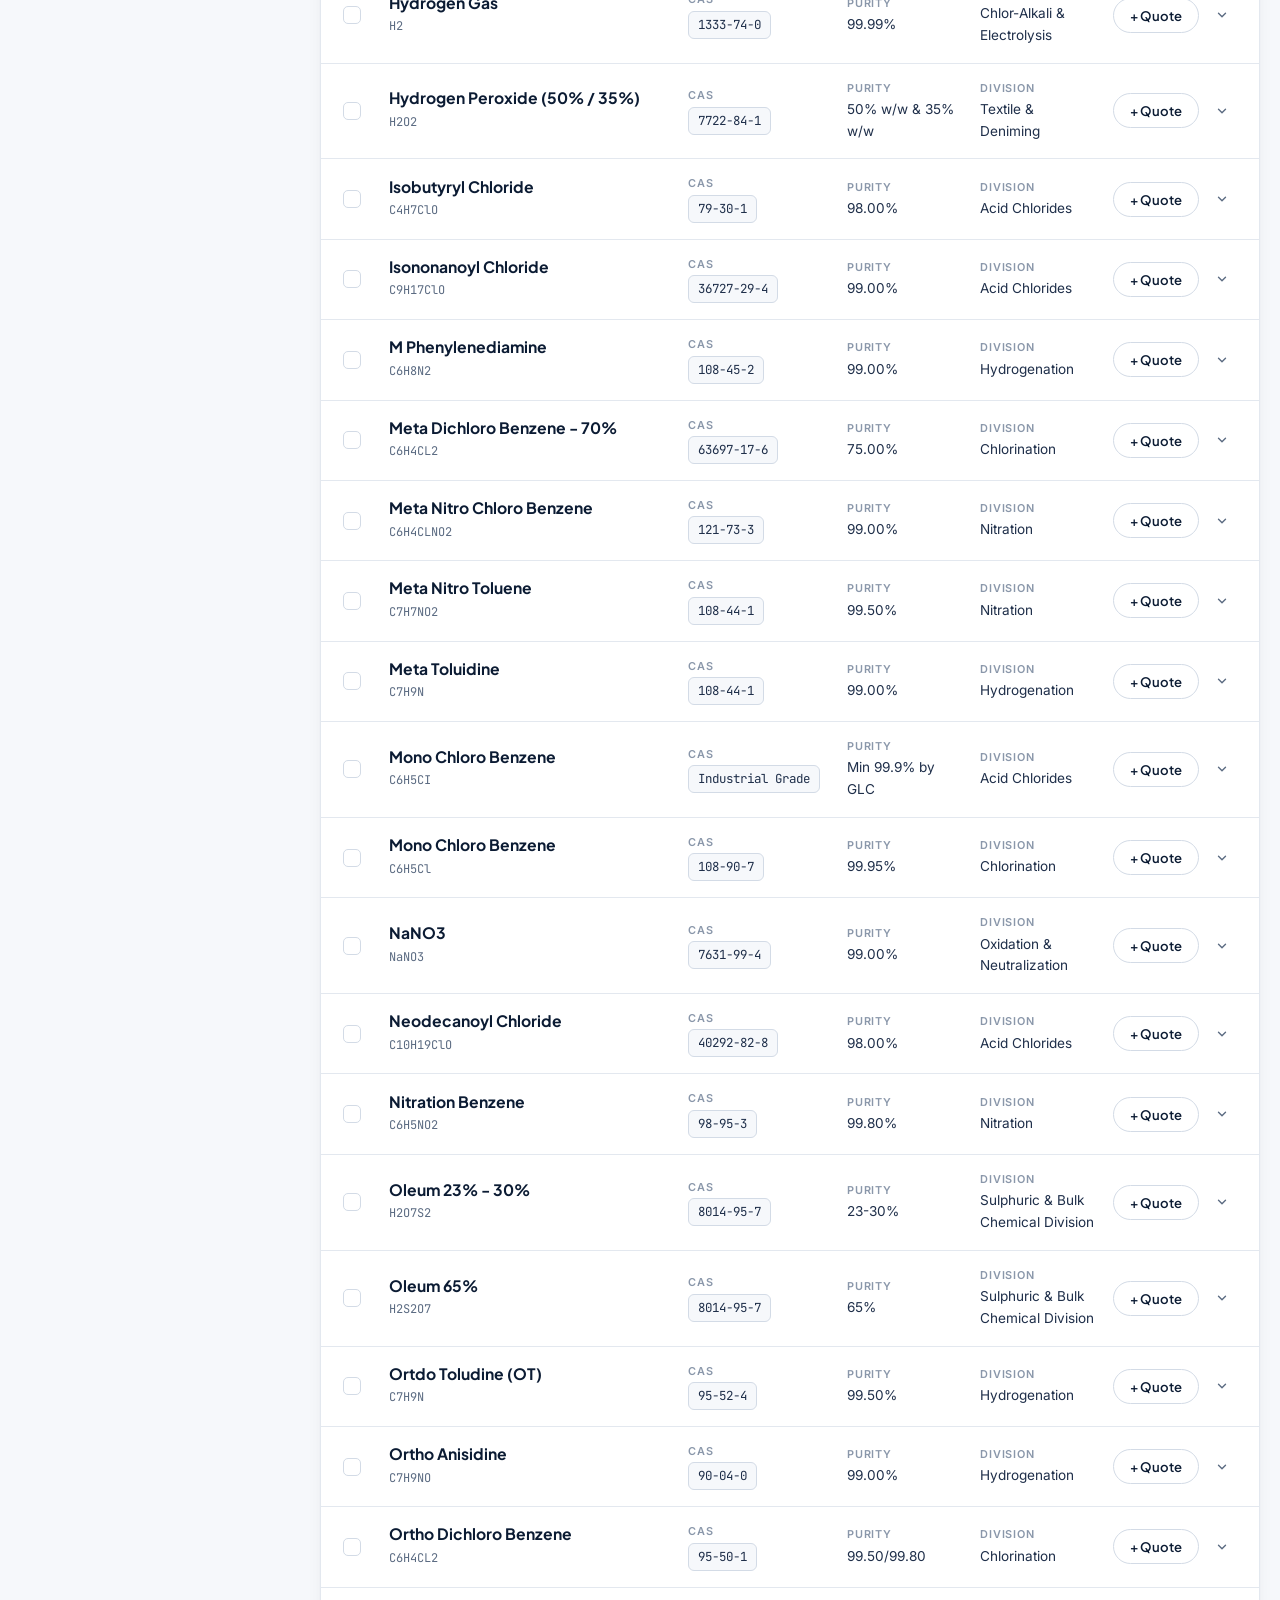
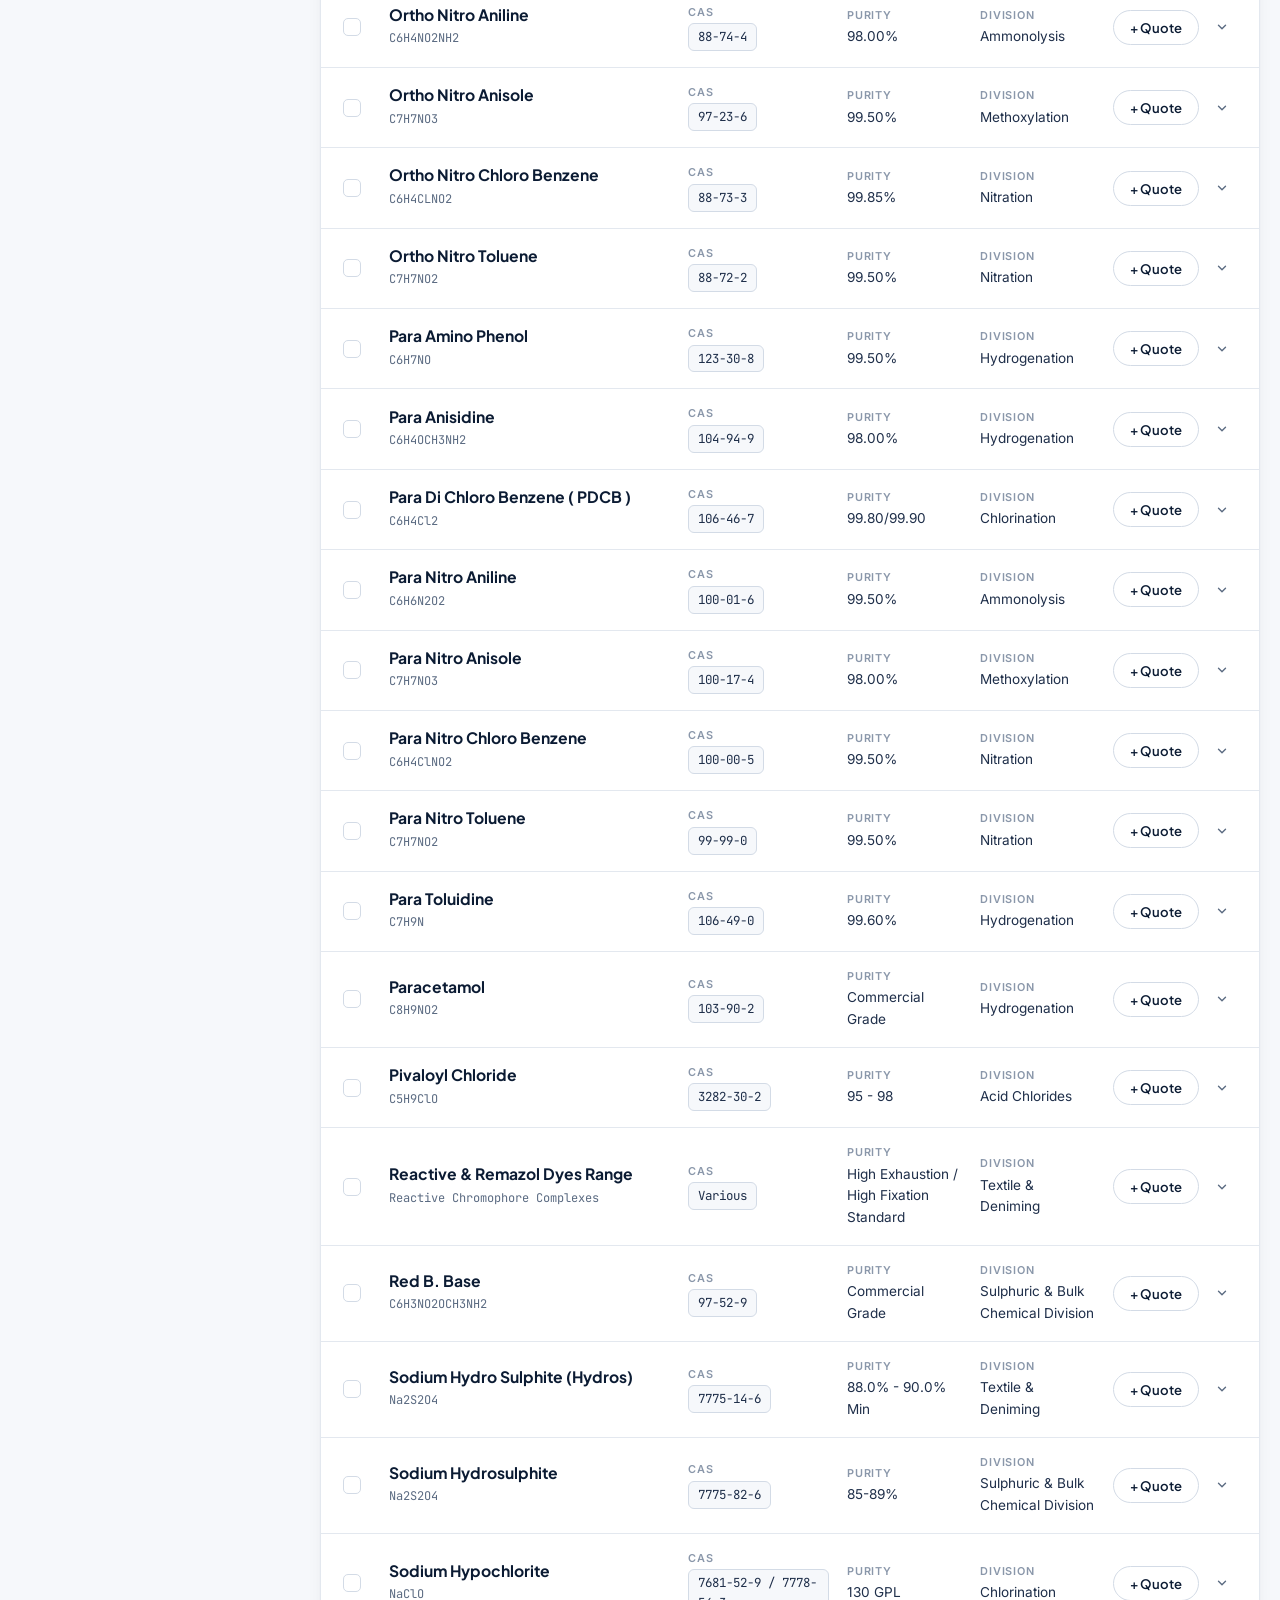
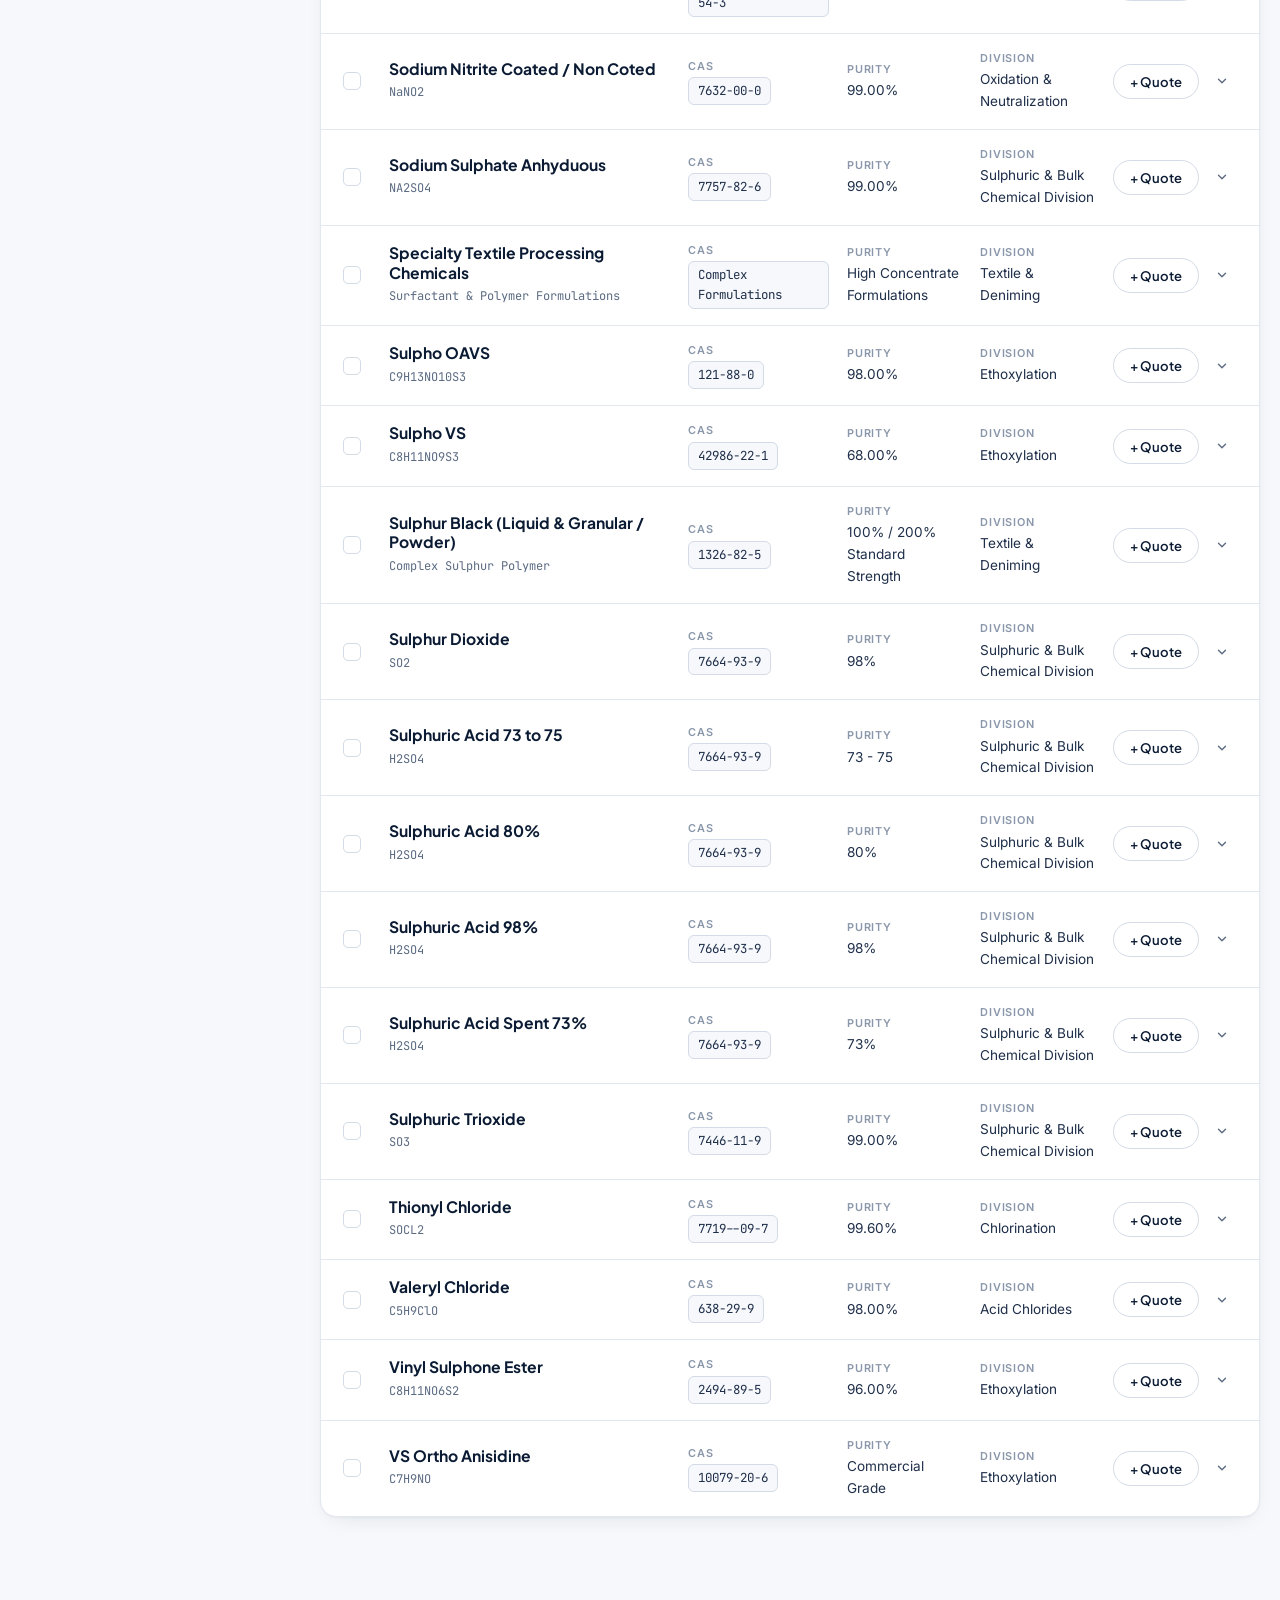
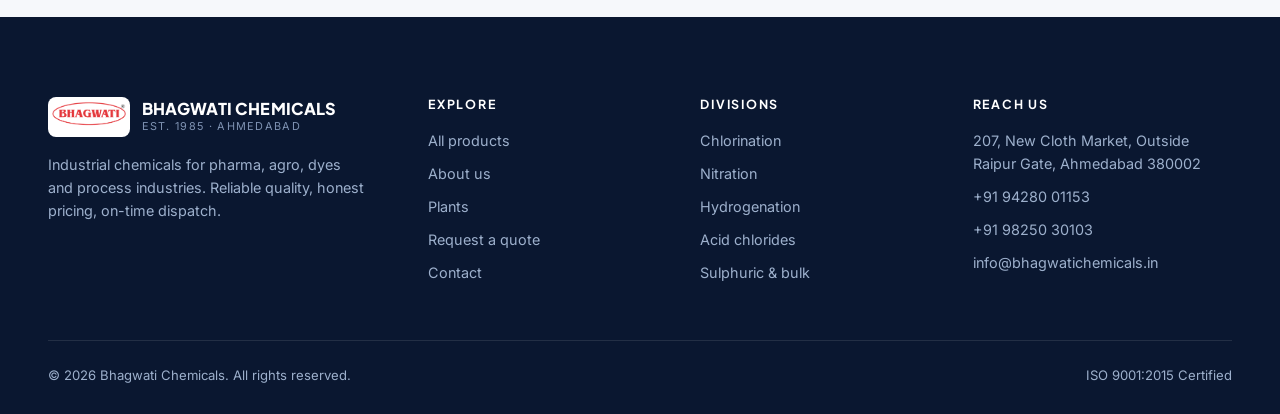
<file: products.html>
<!DOCTYPE html>
<html lang="en">

<head>
  <meta charset="UTF-8">
  <meta name="viewport" content="width=device-width, initial-scale=1.0">
  <title>Products | Bhagwati Chemicals</title>
  <meta name="description"
    content="Browse 85+ industrial chemicals with CAS number, purity, packaging and applications. Filter by division, compare, and request a quote.">
  <link rel="preconnect" href="https://fonts.googleapis.com">
  <link rel="preconnect" href="https://fonts.gstatic.com" crossorigin>
  <link
    href="https://fonts.googleapis.com/css2?family=Inter:wght@400;500;600&family=JetBrains+Mono:wght@400;500;600&family=Plus+Jakarta+Sans:wght@500;600;700;800&display=swap"
    rel="stylesheet">
  <link rel="stylesheet" href="assets/css/style.css">
</head>

<body data-page="products">
  <div class="progress"></div>
  <div id="site-header"></div>

  <main>
    <section class="phead">
      <div class="hero-lattice"></div>
      <div class="wrap">
        <div class="crumbs"><a href="index.html">Home</a> / Products</div>
        <h1 data-reveal>Product catalogue</h1>
        <p data-reveal style="--d:.08s">Filter by division, open any row for full specifications, tick up to three
          products to compare, and add what you need to your quote list.</p>
      </div>
    </section>

    <div class="wrap shop">
      <aside class="side">
        <div class="side-group">
          <h4>Division</h4>
          <ul class="div-list" id="divList"></ul>
        </div>
        <div class="side-group">
          <h4>Physical form</h4>
          <div class="chips" id="stateChips">
            <button class="chip on" data-state="all">All</button>
            <button class="chip" data-state="liquid">Liquid</button>
            <button class="chip" data-state="solid">Solid</button>
            <button class="chip" data-state="gas">Gas</button>
          </div>
        </div>
        <div class="side-help"><b>Can’t find it?</b>We handle custom requirements too. <a href="contact.html"
            style="color:var(--accent);font-weight:600">Talk to us →</a></div>
      </aside>

      <section>
        <div class="toolbar">
          <div class="search">
            <svg width="18" height="18" viewBox="0 0 24 24" fill="none" stroke="currentColor" stroke-width="2"
              stroke-linecap="round">
              <circle cx="11" cy="11" r="8" />
              <path d="M21 21l-4.3-4.3" />
            </svg>
            <input id="q" placeholder="Search name, CAS, formula or application" autocomplete="off">
            <kbd>/</kbd>
          </div>
          <select class="sel" id="sort" aria-label="Sort">
            <option value="name">Sort: A–Z</option>
            <option value="division">Sort: Division</option>
          </select>
          <div class="seg" id="viewSeg">
            <button class="on" data-mode="list">List</button>
            <button data-mode="grid">Grid</button>
          </div>
        </div>
        <div class="meta-row"><span id="count"></span><button type="button" onclick="resetFilters()">Clear
            filters</button></div>
        <div id="out"></div>
      </section>
    </div>
  </main>

  <div class="cmp-tray" id="cmpTray">
    <span><b id="cmpN">0</b> selected to compare</span>
    <button class="btn btn-primary btn-sm" id="cmpGo" type="button">Compare</button>
    <button class="x" id="cmpClear" type="button">Clear</button>
  </div>
  <div class="modal" id="cmpModal"><button class="close" id="cmpClose" type="button" aria-label="Close">&times;</button>
    <h3>Compare products</h3>
    <div id="cmpBody"></div>
  </div>

  <div id="site-footer"></div>
  <script src="assets/js/products-data.js"></script>
  <script src="assets/js/layout.js"></script>
  <script src="assets/js/main.js"></script>
</body>

</html>
</file>
<file: assets/css/style.css>
/* ==========================================================================
   BHAGWATI CHEMICALS — Design system
   Modern, restrained B2B. Navy + single blue accent. Light surfaces.
   ========================================================================== */

:root {
  --ink: #0b1b33;
  --ink-2: #1f2f4a;
  --muted: #5b6b82;
  --soft: #8a97aa;
  --line: #e3e8ef;
  --line-2: #d3dbe6;
  --bg: #f6f8fb;
  --white: #ffffff;
  --navy: #0a1730;
  --navy-2: #102447;
  --accent: #1a6fe8;
  --accent-d: #1458bd;
  --accent-soft: #e8f1fe;
  --gold: #c8892b;
  --ok: #0f8a5f;

  --f-head: 'Plus Jakarta Sans', system-ui, -apple-system, 'Segoe UI', sans-serif;
  --f-body: 'Inter', system-ui, -apple-system, 'Segoe UI', sans-serif;
  --f-mono: 'JetBrains Mono', ui-monospace, Consolas, monospace;

  --wrap: 1240px;
  --r: 10px;
  --r-lg: 16px;
  --ease: cubic-bezier(.22, .8, .3, 1);
  --shadow: 0 1px 2px rgba(11,27,51,.04), 0 8px 24px -12px rgba(11,27,51,.14);
  --shadow-lg: 0 24px 60px -20px rgba(11,27,51,.28);
}

*, *::before, *::after { box-sizing: border-box; margin: 0; padding: 0; }
html { scroll-behavior: smooth; overflow-x: hidden; }
body {
  font-family: var(--f-body);
  color: var(--ink-2);
  background: var(--bg);
  line-height: 1.6;
  font-size: 16px;
  -webkit-font-smoothing: antialiased;
  overflow-x: hidden;
  width: 100%;
}
img { max-width: 100%; height: auto; display: block; }
a { color: inherit; text-decoration: none; }
button { font-family: inherit; cursor: pointer; }
h1, h2, h3, h4 { font-family: var(--f-head); color: var(--ink); line-height: 1.15; letter-spacing: -0.02em; word-wrap: break-word; }
h1 { font-size: clamp(1.85rem, 6.2vw, 3.8rem); font-weight: 800; }
h2 { font-size: clamp(1.5rem, 3.4vw, 2.4rem); font-weight: 700; }
h3 { font-size: 1.2rem; font-weight: 700; }
.mono { font-family: var(--f-mono); }
.wrap { width: 100%; max-width: var(--wrap); margin: 0 auto; padding: 0 28px; }
:focus-visible { outline: 2px solid var(--accent); outline-offset: 2px; border-radius: 4px; }

/* ---------- Scroll progress ---------- */
.progress {
  position: fixed; top: 0; left: 0; height: 3px; width: 100%;
  background: linear-gradient(90deg, var(--accent), #5aa2ff);
  transform-origin: 0 50%; transform: scaleX(0); z-index: 300;
}

/* ---------- Buttons ---------- */
.btn {
  display: inline-flex; align-items: center; justify-content: center; gap: 8px;
  font-family: var(--f-head); font-weight: 600; font-size: .92rem;
  padding: 12px 22px; border-radius: 999px; border: 1px solid transparent;
  transition: transform .25s var(--ease), background .2s, color .2s, border-color .2s, box-shadow .25s;
  white-space: nowrap;
}
.btn:hover { transform: translateY(-2px); }
.btn-primary { background: var(--accent); color: #fff; box-shadow: 0 8px 20px -8px rgba(26,111,232,.7); }
.btn-primary:hover { background: var(--accent-d); }
.btn-dark { background: var(--ink); color: #fff; }
.btn-dark:hover { background: var(--navy-2); }
.btn-ghost { background: transparent; color: var(--ink); border-color: var(--line-2); }
.btn-ghost:hover { border-color: var(--ink); }
.btn-light { background: rgba(255,255,255,.08); color: #fff; border-color: rgba(255,255,255,.25); }
.btn-light:hover { background: rgba(255,255,255,.16); }
.btn-wa { background: #14866f; color: #fff; }
.btn-wa:hover { background: #0f6e5b; }
.btn-sm { padding: 8px 16px; font-size: .82rem; }
.btn .arr { transition: transform .25s var(--ease); }
.btn:hover .arr { transform: translateX(4px); }

/* ---------- Header ---------- */
.nav {
  position: sticky; top: 0; z-index: 200;
  background: rgba(246,248,251,.0);
  border-bottom: 1px solid transparent;
  transition: background .3s, border-color .3s, box-shadow .3s, backdrop-filter .3s;
}
.nav.scrolled {
  background: rgba(255,255,255,.86);
  backdrop-filter: saturate(160%) blur(14px);
  -webkit-backdrop-filter: saturate(160%) blur(14px);
  border-color: var(--line);
  box-shadow: 0 6px 24px -16px rgba(11,27,51,.2);
}
.nav-in {
  display: grid; grid-template-columns: 1fr auto 1fr; align-items: center;
  height: 76px; transition: height .3s var(--ease);
}
.nav.scrolled .nav-in { height: 64px; }
.brand { display: flex; align-items: center; gap: 12px; justify-self: start; }
.brand img { height: 42px; width: auto; transition: height .3s var(--ease); }
.nav.scrolled .brand img { height: 36px; }
.brand-t { display: flex; flex-direction: column; line-height: 1.1; }
.brand-t b { font-family: var(--f-head); font-weight: 800; font-size: 1.02rem; letter-spacing: .01em; color: var(--ink); }
.brand-t span { font-size: .68rem; color: var(--muted); letter-spacing: .12em; text-transform: uppercase; margin-top: 3px; }
.links { display: flex; align-items: center; gap: 4px; justify-self: center; }
.links a {
  position: relative; font-family: var(--f-head); font-weight: 600; font-size: .9rem;
  color: var(--ink-2); padding: 10px 16px; border-radius: 999px; transition: color .2s, background .2s;
}
.links a:hover { background: rgba(26,111,232,.07); color: var(--accent); }
.links a.active { color: var(--accent); }
.links a.active::after {
  content: ''; position: absolute; left: 50%; bottom: 3px; width: 16px; height: 2px;
  background: var(--accent); border-radius: 2px; transform: translateX(-50%);
}
.nav-actions { display: flex; align-items: center; gap: 10px; justify-self: end; }
.links-actions { display: none; }
.rfq-btn {
  position: relative;
  display: inline-flex; align-items: center; gap: 8px; background: transparent;
  border: 1px solid var(--line-2); border-radius: 999px; padding: 9px 16px;
  font-family: var(--f-head); font-weight: 600; font-size: .85rem; color: var(--ink);
  transition: border-color .2s, background .2s;
}
.rfq-btn:hover { border-color: var(--ink); background: #fff; }
.rfq-count {
  display: none; min-width: 20px; height: 20px; padding: 0 6px; align-items: center; justify-content: center;
  background: var(--accent); color: #fff; font-size: .7rem; font-weight: 700; border-radius: 999px;
}
.rfq-count.pop { animation: pop .4s var(--ease); }
@keyframes pop { 0% { transform: scale(.6); } 60% { transform: scale(1.25); } 100% { transform: scale(1); } }
.burger { display: none; width: 42px; height: 42px; border-radius: 10px; border: 1px solid var(--line-2); background: #fff; align-items: center; justify-content: center; }
.burger span, .burger span::before, .burger span::after {
  display: block; width: 18px; height: 2px; background: var(--ink); border-radius: 2px; position: relative; transition: transform .3s var(--ease), background .2s;
}
.burger span::before, .burger span::after { content: ''; position: absolute; left: 0; }
.burger span::before { top: -6px; } .burger span::after { top: 6px; }
.burger.open span { background: transparent; }
.burger.open span::before { transform: translateY(6px) rotate(45deg); }
.burger.open span::after { transform: translateY(-6px) rotate(-45deg); }

/* ---------- Hero ---------- */
.hero {
  position: relative; overflow: hidden; color: #fff;
  background: radial-gradient(1200px 600px at 85% -10%, #18376b 0%, transparent 60%), linear-gradient(180deg, var(--navy) 0%, #0c1c3a 100%);
  margin-top: -76px; padding: 170px 0 110px;
}
.hero-lattice {
  position: absolute; inset: -10% 0; opacity: .5; pointer-events: none;
  background-image: url("data:image/svg+xml,%3Csvg xmlns='http://www.w3.org/2000/svg' width='112' height='194' viewBox='0 0 112 194'%3E%3Cg fill='none' stroke='%2360a5ff' stroke-opacity='.13' stroke-width='1'%3E%3Cpath d='M56 0l56 32v64l-56 32L0 96V32z'/%3E%3Cpath d='M56 128v66M0 96l-0 0M112 96v0'/%3E%3C/g%3E%3C/svg%3E");
  background-size: 112px 194px;
  mask-image: radial-gradient(ellipse at 70% 40%, #000 10%, transparent 70%);
  -webkit-mask-image: radial-gradient(ellipse at 70% 40%, #000 10%, transparent 70%);
  animation: drift 60s linear infinite; will-change: transform;
}
@keyframes drift { to { background-position: 224px 388px; } }
.hero-grid { position: relative; display: grid; grid-template-columns: 1.15fr .85fr; gap: 64px; align-items: center; }
.eyebrow {
  display: inline-flex; align-items: center; gap: 10px; font-family: var(--f-head);
  font-size: .76rem; font-weight: 700; letter-spacing: .14em; text-transform: uppercase; color: #7db4ff;
}
.eyebrow::before { content: ''; width: 28px; height: 2px; background: currentColor; border-radius: 2px; }
.hero h1 { color: #fff; margin: 18px 0 22px; }
.hero h1 em { font-style: normal; background: linear-gradient(90deg, #7db4ff, #b6d5ff); -webkit-background-clip: text; background-clip: text; color: transparent; }
.hero p.lead { color: #b7c4da; font-size: 1.12rem; max-width: 560px; margin-bottom: 34px; }
.hero-cta { display: flex; gap: 12px; flex-wrap: wrap; }
.hero-meta { display: flex; gap: 36px; margin-top: 48px; padding-top: 26px; border-top: 1px solid rgba(255,255,255,.12); }
.hero-meta div { font-size: .8rem; color: #8ea1bf; }
.hero-meta b { display: block; color: #fff; font-family: var(--f-head); font-size: 1.05rem; margin-bottom: 2px; }

.finder {
  background: rgba(255,255,255,.06); border: 1px solid rgba(255,255,255,.14);
  border-radius: var(--r-lg); padding: 24px; backdrop-filter: blur(10px);
  box-shadow: 0 30px 60px -30px rgba(0,0,0,.6);
}
.finder h3 { color: #fff; font-size: 1rem; margin-bottom: 4px; }
.finder > p { color: #8ea1bf; font-size: .82rem; margin-bottom: 16px; }
.finder-input {
  width: 100%; background: rgba(5,12,28,.6); border: 1px solid rgba(255,255,255,.16);
  color: #fff; font-family: var(--f-body); font-size: .95rem; padding: 13px 16px; border-radius: 10px; outline: none;
  transition: border-color .2s, box-shadow .2s;
}
.finder-input::placeholder { color: #6f829f; }
.finder-input:focus { border-color: #5aa2ff; box-shadow: 0 0 0 3px rgba(90,162,255,.2); }
.finder-tags { display: flex; flex-wrap: wrap; gap: 6px; margin: 12px 0 14px; }
.finder-tags button {
  background: transparent; border: 1px solid rgba(255,255,255,.18); color: #b7c4da;
  font-size: .75rem; padding: 4px 11px; border-radius: 999px; transition: all .2s;
}
.finder-tags button:hover { background: rgba(255,255,255,.12); color: #fff; }
.finder-list { max-height: 252px; overflow-y: auto; scrollbar-width: thin; scrollbar-color: #2b4572 transparent; }
.finder-row {
  display: flex; align-items: center; justify-content: space-between; gap: 12px;
  padding: 11px 12px; border-radius: 9px; color: #fff; transition: background .2s, transform .25s var(--ease);
}
.finder-row:hover { background: rgba(255,255,255,.09); transform: translateX(4px); }
.finder-row b { font-family: var(--f-head); font-size: .9rem; font-weight: 600; display: block; }
.finder-row small { font-family: var(--f-mono); font-size: .72rem; color: #8ea1bf; }
.finder-row .go { color: #7db4ff; transition: transform .25s var(--ease); }
.finder-row:hover .go { transform: translateX(3px); }
.finder-empty { color: #8ea1bf; font-size: .85rem; padding: 14px 6px; }

/* ---------- Sections ---------- */
section { position: relative; }
.sec { padding: 110px 0; }
.sec-tight { padding: 80px 0; }
.sec-white { background: #fff; }
.sec-head { max-width: 680px; margin-bottom: 56px; }
.sec-head .eyebrow { color: var(--accent); margin-bottom: 14px; }
.sec-head p { color: var(--muted); font-size: 1.05rem; margin-top: 14px; }

/* Stats strip */
.stats { background: #fff; border-bottom: 1px solid var(--line); }
.stats-in { display: grid; grid-template-columns: repeat(4, 1fr); }
.stat { padding: 40px 28px; border-right: 1px solid var(--line); }
.stat:first-child { padding-left: 0; }
.stat:last-child { border-right: 0; }
.stat b { font-family: var(--f-head); font-size: clamp(2rem, 3.4vw, 2.9rem); font-weight: 800; color: var(--ink); letter-spacing: -0.03em; display: block; line-height: 1; }
.stat > span { font-size: .85rem; color: var(--muted); margin-top: 10px; display: block; }

/* Header over dark hero (before scrolling) */
.brand img { background: #fff; border-radius: 8px; padding: 3px 5px; }
.nav:not(.scrolled) .brand-t b { color: #fff; }
.nav:not(.scrolled) .brand-t span { color: #9db0cc; }
.nav:not(.scrolled) .rfq-btn { color: #fff; border-color: rgba(255,255,255,.3); }
.nav:not(.scrolled) .rfq-btn:hover { background: rgba(255,255,255,.1); border-color: #fff; }
.nav:not(.scrolled) .quote { background: #fff; color: var(--ink); }
.nav:not(.scrolled) .burger { background: transparent; border-color: rgba(255,255,255,.3); }
.nav:not(.scrolled) .burger span, .nav:not(.scrolled) .burger span::before, .nav:not(.scrolled) .burger span::after { background: #fff; }
.nav:not(.scrolled) .burger.open span { background: transparent; }
@media (min-width: 901px) {
  .nav:not(.scrolled) .links a { color: #cfd9ea; }
  .nav:not(.scrolled) .links a:hover { background: rgba(255,255,255,.1); color: #fff; }
  .nav:not(.scrolled) .links a.active { color: #fff; }
  .nav:not(.scrolled) .links a.active::after { background: #7db4ff; }
}

/* Split */
.split { display: grid; grid-template-columns: 1fr 1fr; gap: 80px; align-items: center; }
.split p { color: var(--muted); margin-top: 18px; font-size: 1.02rem; }
.ticks { list-style: none; margin-top: 28px; display: grid; gap: 14px; }
.ticks li { display: flex; gap: 12px; align-items: flex-start; font-size: .95rem; }
.ticks li::before {
  content: ''; flex: none; width: 20px; height: 20px; margin-top: 2px; border-radius: 50%;
  background: var(--accent-soft) url("data:image/svg+xml,%3Csvg xmlns='http://www.w3.org/2000/svg' viewBox='0 0 24 24' fill='none' stroke='%231a6fe8' stroke-width='3.2' stroke-linecap='round' stroke-linejoin='round'%3E%3Cpath d='M5 12.5l4.5 4.5L19 7.5'/%3E%3C/svg%3E") center/12px no-repeat;
}
.panel-dark {
  background: linear-gradient(160deg, var(--navy-2), var(--navy)); color: #fff; border-radius: var(--r-lg);
  padding: 44px; position: relative; overflow: hidden;
}
.panel-dark::after {
  content: ''; position: absolute; right: -60px; top: -60px; width: 220px; height: 220px; border-radius: 50%;
  border: 1px solid rgba(125,180,255,.25); box-shadow: 0 0 0 40px rgba(125,180,255,.05), 0 0 0 80px rgba(125,180,255,.03);
}
.panel-dark blockquote { font-family: var(--f-head); font-size: 1.35rem; line-height: 1.45; font-weight: 600; color: #fff; position: relative; z-index: 1; }
.panel-dark cite { display: block; margin-top: 26px; font-style: normal; font-size: .85rem; color: #9db0cc; position: relative; z-index: 1; }
.panel-dark cite b { color: #fff; display: block; font-family: var(--f-head); font-size: 1rem; }

/* Division index (interactive list, not cards) */
.index { border-top: 1px solid var(--line-2); }
.index a {
  position: relative; display: grid; grid-template-columns: 56px 1.1fr 1.6fr auto; gap: 24px; align-items: center;
  padding: 28px 12px; border-bottom: 1px solid var(--line-2); transition: padding .35s var(--ease), background .3s;
  overflow: hidden;
}
.index a::before {
  content: ''; position: absolute; inset: 0; background: linear-gradient(90deg, var(--accent-soft), transparent 80%);
  transform: scaleX(0); transform-origin: left; transition: transform .45s var(--ease); z-index: 0;
}
.index a:hover::before { transform: scaleX(1); }
.index a:hover { padding-left: 28px; }
.index a > * { position: relative; z-index: 1; }
.index .n { font-family: var(--f-mono); font-size: .8rem; color: var(--soft); }
.index h3 { font-size: 1.28rem; }
.index p { color: var(--muted); font-size: .92rem; }
.index .c { font-family: var(--f-mono); font-size: .8rem; color: var(--ink-2); display: flex; align-items: center; gap: 12px; }
.index .c i {
  width: 38px; height: 38px; border-radius: 50%; border: 1px solid var(--line-2); display: grid; place-items: center;
  font-style: normal; transition: all .3s var(--ease); background: #fff;
}
.index a:hover .c i { background: var(--accent); border-color: var(--accent); color: #fff; transform: rotate(-45deg); }

/* Steps with scroll-linked line */
.steps { position: relative; display: grid; gap: 0; max-width: 820px; }
.steps-line { position: absolute; left: 19px; top: 8px; bottom: 8px; width: 2px; background: var(--line-2); }
.steps-fill { position: absolute; left: 0; top: 0; width: 100%; height: 0; background: var(--accent); }
.step { position: relative; padding: 0 0 52px 70px; }
.step:last-child { padding-bottom: 0; }
.step .dot {
  position: absolute; left: 0; top: 0; width: 40px; height: 40px; border-radius: 50%; background: #fff;
  border: 2px solid var(--line-2); display: grid; place-items: center; font-family: var(--f-mono); font-size: .8rem; font-weight: 600; color: var(--muted);
  transition: all .4s var(--ease);
}
.step.on .dot { border-color: var(--accent); background: var(--accent); color: #fff; box-shadow: 0 0 0 6px var(--accent-soft); }
.step h3 { margin: 6px 0 6px; }
.step p { color: var(--muted); max-width: 560px; }

/* CTA band */
.band {
  background: linear-gradient(120deg, var(--accent-d), var(--accent)); color: #fff; border-radius: var(--r-lg);
  padding: 56px 60px; display: flex; align-items: center; justify-content: space-between; gap: 32px; flex-wrap: wrap;
  position: relative; overflow: hidden;
}
.band::after { content: ''; position: absolute; right: -80px; bottom: -120px; width: 320px; height: 320px; border-radius: 50%; border: 1px solid rgba(255,255,255,.25); box-shadow: 0 0 0 50px rgba(255,255,255,.05); }
.band h2 { color: #fff; max-width: 520px; font-size: clamp(1.5rem, 2.4vw, 2.1rem); }
.band p { color: #d5e5ff; margin-top: 10px; }
.band .btn { position: relative; z-index: 1; background: #fff; color: var(--accent-d); }

/* ---------- Page header (inner pages) ---------- */
.phead {
  position: relative; overflow: hidden; color: #fff; margin-top: -76px; padding: 150px 0 64px;
  background: linear-gradient(180deg, var(--navy), #0c1c3a);
}
.phead h1 { color: #fff; font-size: clamp(2rem, 3.6vw, 3rem); margin: 14px 0 12px; }
.phead p { color: #aebcd3; max-width: 620px; font-size: 1.04rem; }
.phead .hero-lattice { opacity: .35; }
.crumbs { font-size: .8rem; color: #8ea1bf; margin-bottom: 4px; }
.crumbs a:hover { color: #fff; }

/* ---------- Products page ---------- */
.shop { display: grid; grid-template-columns: 260px 1fr; gap: 40px; padding: 40px 0 100px; align-items: start; }
.side { position: sticky; top: 92px; }
.side h4 { font-size: .72rem; letter-spacing: .14em; text-transform: uppercase; color: var(--soft); margin-bottom: 12px; font-weight: 700; }
.side-group { margin-bottom: 30px; }
.div-list { list-style: none; display: grid; gap: 2px; }
.div-list button {
  width: 100%; display: flex; justify-content: space-between; align-items: center; gap: 10px;
  background: transparent; border: 0; padding: 9px 12px; border-radius: 8px; text-align: left;
  font-size: .88rem; font-weight: 500; color: var(--ink-2); position: relative; transition: background .2s, color .2s, padding .25s var(--ease);
}
.div-list button:hover { background: #fff; padding-left: 16px; }
.div-list button.on { background: var(--ink); color: #fff; font-weight: 600; }
.div-list button .k { font-family: var(--f-mono); font-size: .72rem; opacity: .6; }
.chips { display: flex; flex-wrap: wrap; gap: 8px; }
.chip {
  background: #fff; border: 1px solid var(--line-2); color: var(--ink-2); font-size: .8rem; font-weight: 500;
  padding: 7px 14px; border-radius: 999px; transition: all .2s;
}
.chip:hover { border-color: var(--ink); }
.chip.on { background: var(--accent); border-color: var(--accent); color: #fff; }
.side-help { font-size: .82rem; color: var(--muted); background: #fff; border: 1px solid var(--line); border-radius: var(--r); padding: 16px; }
.side-help b { color: var(--ink); display: block; margin-bottom: 4px; font-family: var(--f-head); }

.toolbar { display: flex; gap: 12px; align-items: center; margin-bottom: 18px; flex-wrap: wrap; }
.search { position: relative; flex: 1; min-width: 240px; }
.search svg { position: absolute; left: 16px; top: 50%; transform: translateY(-50%); color: var(--soft); pointer-events: none; }
.search input {
  width: 100%; background: #fff; border: 1px solid var(--line-2); border-radius: 999px; padding: 13px 54px 13px 46px;
  font-family: var(--f-body); font-size: .95rem; outline: none; transition: border-color .2s, box-shadow .2s;
}
.search input:focus { border-color: var(--accent); box-shadow: 0 0 0 4px var(--accent-soft); }
.search kbd {
  position: absolute; right: 14px; top: 50%; transform: translateY(-50%); font-family: var(--f-mono); font-size: .72rem;
  color: var(--soft); border: 1px solid var(--line-2); border-radius: 5px; padding: 1px 7px; background: var(--bg);
}
.sel {
  background: #fff; border: 1px solid var(--line-2); border-radius: 999px; padding: 12px 18px; font-size: .86rem;
  font-family: var(--f-head); font-weight: 600; color: var(--ink); outline: none;
}
.seg { display: inline-flex; background: #fff; border: 1px solid var(--line-2); border-radius: 999px; padding: 3px; }
.seg button { border: 0; background: transparent; padding: 8px 16px; border-radius: 999px; font-size: .82rem; font-weight: 600; font-family: var(--f-head); color: var(--muted); transition: all .25s var(--ease); }
.seg button.on { background: var(--ink); color: #fff; }
.meta-row { display: flex; justify-content: space-between; align-items: center; font-size: .85rem; color: var(--muted); margin-bottom: 14px; }
.meta-row button { background: none; border: 0; color: var(--accent); font-weight: 600; font-size: .85rem; }

/* List rows (expandable) */
.rows { background: #fff; border: 1px solid var(--line); border-radius: var(--r-lg); overflow: hidden; box-shadow: var(--shadow); }
.row { border-bottom: 1px solid var(--line); transition: background .2s; }
.row:last-child { border-bottom: 0; }
.row-main {
  display: grid; grid-template-columns: 28px minmax(0, 2.2fr) 1.1fr .9fr .9fr auto; gap: 18px; align-items: center;
  padding: 16px 22px; cursor: pointer; position: relative;
}
.row-main::before {
  content: ''; position: absolute; left: 0; top: 0; bottom: 0; width: 3px; background: var(--accent);
  transform: scaleY(0); transition: transform .3s var(--ease);
}
.row:hover .row-main::before, .row.open .row-main::before { transform: scaleY(1); }
.row:hover { background: #fafcff; }
.row.open { background: #f7faff; }
.row .nm b { font-family: var(--f-head); font-size: .98rem; font-weight: 700; color: var(--ink); display: block; line-height: 1.25; }
.row .nm small { font-family: var(--f-mono); font-size: .75rem; color: var(--muted); }
.row .cell { font-size: .85rem; color: var(--ink-2); }
.row .cell small { display: block; font-size: .68rem; text-transform: uppercase; letter-spacing: .08em; color: var(--soft); margin-bottom: 2px; font-weight: 600; }
.cas {
  font-family: var(--f-mono); font-size: .78rem; background: var(--bg); border: 1px solid var(--line-2);
  padding: 3px 9px; border-radius: 6px; color: var(--ink-2); transition: all .2s; display: inline-block;
}
.cas:hover { background: var(--accent-soft); border-color: var(--accent); color: var(--accent-d); }
.row-act { display: flex; align-items: center; gap: 8px; }
.chev { width: 30px; height: 30px; border-radius: 50%; display: grid; place-items: center; color: var(--muted); transition: transform .35s var(--ease), background .2s; }
.row:hover .chev { background: var(--bg); }
.row.open .chev { transform: rotate(180deg); }
.cmp { appearance: none; width: 18px; height: 18px; border: 1.5px solid var(--line-2); border-radius: 5px; background: #fff; cursor: pointer; transition: all .2s; position: relative; }
.cmp:checked { background: var(--accent); border-color: var(--accent); }
.cmp:checked::after { content: ''; position: absolute; left: 5px; top: 1px; width: 4px; height: 9px; border: solid #fff; border-width: 0 2px 2px 0; transform: rotate(45deg); }
.row-more { display: grid; grid-template-rows: 0fr; transition: grid-template-rows .4s var(--ease); }
.row.open .row-more { grid-template-rows: 1fr; }
.row-more > div { overflow: hidden; }
.detail { padding: 6px 22px 26px 68px; display: grid; grid-template-columns: repeat(4, 1fr); gap: 22px 28px; }
.detail .d small { display: block; font-size: .68rem; text-transform: uppercase; letter-spacing: .08em; color: var(--soft); font-weight: 600; margin-bottom: 4px; }
.detail .d span { font-size: .9rem; color: var(--ink); }
.detail .wide { grid-column: span 2; }
.detail .acts { grid-column: 1 / -1; display: flex; gap: 10px; flex-wrap: wrap; padding-top: 6px; }

/* Grid view */
.tiles { display: grid; grid-template-columns: repeat(auto-fill, minmax(280px, 1fr)); gap: 18px; }
.tile {
  background: #fff; border: 1px solid var(--line); border-radius: var(--r-lg); padding: 22px; display: flex; flex-direction: column; gap: 14px;
  transition: transform .35s var(--ease), box-shadow .35s var(--ease), border-color .3s; position: relative; overflow: hidden;
}
.tile::before { content: ''; position: absolute; left: 0; top: 0; right: 0; height: 3px; background: var(--accent); transform: scaleX(0); transform-origin: left; transition: transform .4s var(--ease); }
.tile:hover { transform: translateY(-5px); box-shadow: var(--shadow-lg); border-color: transparent; }
.tile:hover::before { transform: scaleX(1); }
.tile .tag { font-size: .7rem; text-transform: uppercase; letter-spacing: .1em; font-weight: 700; color: var(--accent); }
.tile h3 { font-size: 1.08rem; }
.tile .fm { font-family: var(--f-mono); font-size: .8rem; color: var(--muted); }
.tile .kv { display: flex; gap: 20px; font-size: .82rem; padding: 12px 0; border-top: 1px dashed var(--line-2); border-bottom: 1px dashed var(--line-2); }
.tile .kv small { display: block; font-size: .66rem; text-transform: uppercase; letter-spacing: .08em; color: var(--soft); font-weight: 600; }
.tile .app { font-size: .84rem; color: var(--muted); display: -webkit-box; -webkit-line-clamp: 2; -webkit-box-orient: vertical; overflow: hidden; }
.tile .tfoot { display: flex; justify-content: space-between; align-items: center; margin-top: auto; gap: 10px; }

.empty { text-align: center; padding: 70px 20px; color: var(--muted); }
.empty h3 { margin-bottom: 8px; }

/* Compare tray */
.cmp-tray {
  position: fixed; left: 50%; bottom: 22px; transform: translate(-50%, 140%); z-index: 150;
  background: var(--ink); color: #fff; border-radius: 999px; padding: 10px 14px 10px 20px; display: flex; align-items: center; gap: 14px;
  box-shadow: var(--shadow-lg); transition: transform .4s var(--ease), visibility .4s; font-size: .88rem;
  width: max-content; max-width: calc(100% - 24px); visibility: hidden; pointer-events: none;
}
.cmp-tray.show { transform: translate(-50%, 0); visibility: visible; pointer-events: auto; }
.cmp-tray b { font-family: var(--f-head); }
.cmp-tray .x { background: none; border: 0; color: #9db0cc; font-size: .82rem; }
.cmp-tray .x:hover { color: #fff; }

/* Overlay / modal */
.veil { position: fixed; inset: 0; background: rgba(8,16,32,.55); backdrop-filter: blur(3px); z-index: 400; opacity: 0; pointer-events: none; transition: opacity .3s; }
.veil.open { opacity: 1; pointer-events: auto; }
.modal {
  position: fixed; left: 50%; top: 50%; z-index: 410; width: min(960px, calc(100% - 24px)); max-height: 86vh; overflow: auto;
  background: #fff; border-radius: var(--r-lg); padding: 34px; box-shadow: var(--shadow-lg);
  transform: translate(-50%, -46%) scale(.97); opacity: 0; pointer-events: none; transition: all .4s var(--ease);
  visibility: hidden;
}
.modal.open { transform: translate(-50%, -50%) scale(1); opacity: 1; pointer-events: auto; visibility: visible; }
.modal h3 { font-size: 1.4rem; margin-bottom: 20px; }
.modal .close { position: absolute; right: 18px; top: 16px; width: 36px; height: 36px; border-radius: 50%; border: 1px solid var(--line-2); background: #fff; font-size: 1.2rem; }
.ctable { width: 100%; border-collapse: collapse; font-size: .9rem; }
.ctable th, .ctable td { text-align: left; padding: 12px 14px; border-bottom: 1px solid var(--line); vertical-align: top; }
.ctable th { width: 160px; color: var(--muted); font-weight: 600; font-size: .78rem; text-transform: uppercase; letter-spacing: .06em; }
.ctable thead th { color: var(--ink); font-family: var(--f-head); font-size: .98rem; text-transform: none; letter-spacing: 0; }

/* ---------- RFQ drawer ---------- */
.drawer {
  position: fixed; top: 0; right: 0; bottom: 0; width: min(460px, 100%); background: #fff; z-index: 410;
  display: none; flex-direction: column; box-shadow: -20px 0 60px -20px rgba(8,16,32,.4);
}
.drawer.open {
  display: flex;
  animation: drawerSlideIn .3s var(--ease) forwards;
}
@keyframes drawerSlideIn {
  from { transform: translateX(100%); }
  to { transform: translateX(0); }
}
.drawer-h { padding: 22px 26px; border-bottom: 1px solid var(--line); display: flex; justify-content: space-between; align-items: center; }
.drawer-h h3 { font-size: 1.15rem; }
.drawer-h small { color: var(--muted); font-size: .8rem; }
.drawer-b { padding: 22px 26px; overflow-y: auto; flex: 1; }
.rfq-item { display: flex; justify-content: space-between; align-items: center; gap: 12px; padding: 12px 14px; border: 1px solid var(--line); border-radius: 10px; margin-bottom: 8px; animation: slideIn .4s var(--ease); }
@keyframes slideIn { from { opacity: 0; transform: translateX(16px); } to { opacity: 1; transform: none; } }
.rfq-item b { font-family: var(--f-head); font-size: .9rem; color: var(--ink); display: block; }
.rfq-item small { font-family: var(--f-mono); font-size: .72rem; color: var(--muted); }
.rfq-item button { background: none; border: 0; color: #c0392b; font-size: 1.2rem; }
.rfq-empty { padding: 20px; text-align: center; font-size: .85rem; color: var(--muted); border: 1px dashed var(--line-2); border-radius: 10px; }

/* ---------- Forms ---------- */
.field { margin-bottom: 16px; }
.field label { display: block; font-size: .78rem; font-weight: 600; color: var(--ink-2); margin-bottom: 6px; font-family: var(--f-head); }
.input {
  width: 100%; background: #fff; border: 1px solid var(--line-2); border-radius: 10px; padding: 12px 14px;
  font-family: var(--f-body); font-size: .92rem; color: var(--ink); outline: none; transition: border-color .2s, box-shadow .2s;
}
.input:focus { border-color: var(--accent); box-shadow: 0 0 0 4px var(--accent-soft); }
textarea.input { resize: vertical; }
.two { display: grid; grid-template-columns: 1fr 1fr; gap: 14px; }
.radio-row { display: grid; gap: 8px; margin: 6px 0 20px; }
.radio-row label { display: flex; gap: 10px; align-items: flex-start; font-size: .88rem; padding: 12px 14px; border: 1px solid var(--line-2); border-radius: 10px; cursor: pointer; transition: all .2s; }
.radio-row label:has(input:checked) { border-color: var(--accent); background: var(--accent-soft); }

.formcard { background: #fff; border: 1px solid var(--line); border-radius: var(--r-lg); padding: 40px; box-shadow: var(--shadow); }
.formcard h2 { font-size: 1.5rem; margin-bottom: 6px; }
.formcard .sub { color: var(--muted); font-size: .9rem; margin-bottom: 28px; }
.fstep { font-family: var(--f-head); font-size: .74rem; font-weight: 700; letter-spacing: .12em; text-transform: uppercase; color: var(--accent); margin: 26px 0 14px; display: flex; align-items: center; gap: 10px; }
.fstep::after { content: ''; flex: 1; height: 1px; background: var(--line); }
.two-col { display: grid; grid-template-columns: 1.4fr .8fr; gap: 40px; align-items: start; padding: 50px 0 100px; }
.info { background: var(--ink); color: #fff; border-radius: var(--r-lg); padding: 32px; }
.info h3 { color: #fff; margin-bottom: 12px; }
.info ol { padding-left: 18px; display: grid; gap: 12px; color: #b7c4da; font-size: .9rem; margin-top: 16px; }
.info ol b { color: #fff; }
.reg { background: #fff; border: 1px solid var(--line); border-radius: var(--r-lg); padding: 24px; margin-top: 20px; }
.reg-item { padding: 12px 0; border-bottom: 1px solid var(--line); font-size: .85rem; }
.reg-item:last-child { border-bottom: 0; }

/* contact list */
.clist { display: grid; gap: 22px; margin: 26px 0; }
.clist div { display: grid; grid-template-columns: 22px 1fr; gap: 14px; font-size: .94rem; }
.clist svg { color: var(--accent); margin-top: 3px; }
.clist b { color: var(--ink); font-family: var(--f-head); display: block; }

/* plants list */
.plants { display: grid; grid-template-columns: repeat(2, 1fr); gap: 0; border-top: 1px solid var(--line-2); }
.plant { padding: 34px 28px 34px 0; border-bottom: 1px solid var(--line-2); }
.plant:nth-child(odd) { border-right: 1px solid var(--line-2); }
.plant:nth-child(even) { padding-left: 34px; }
.plant small { font-family: var(--f-mono); color: var(--accent); font-size: .76rem; letter-spacing: .06em; }
.plant h3 { margin: 8px 0 8px; font-size: 1.3rem; }
.plant p { color: var(--muted); font-size: .94rem; }

/* ---------- Footer ---------- */
.foot { background: var(--navy); color: #9db0cc; padding: 80px 0 28px; font-size: .9rem; }
.foot-g { display: grid; grid-template-columns: 1.5fr 1fr 1fr 1.2fr; gap: 56px; padding-bottom: 56px; }
.foot h4 { color: #fff; font-size: .78rem; letter-spacing: .14em; text-transform: uppercase; margin-bottom: 18px; }
.foot ul { list-style: none; display: grid; gap: 10px; }
.foot a { transition: color .2s; }
.foot a:hover { color: #fff; }
.foot .brand-t b { color: #fff; }
.foot .brand-t span { color: #7f93b3; }
.foot p { margin-top: 16px; max-width: 320px; }
.foot-b { padding-top: 24px; border-top: 1px solid rgba(255,255,255,.1); display: flex; justify-content: space-between; gap: 16px; flex-wrap: wrap; font-size: .82rem; }

/* ---------- Reveal animations ---------- */
[data-reveal] { opacity: 0; transform: translateY(24px); transition: opacity .7s var(--ease), transform .7s var(--ease); transition-delay: var(--d, 0s); }
[data-reveal="left"] { transform: translateX(-28px); }
[data-reveal="right"] { transform: translateX(28px); }
[data-reveal="zoom"] { transform: scale(.95); }
[data-reveal].in { opacity: 1; transform: none; }
.no-js [data-reveal] { opacity: 1; transform: none; }

.m-cas { display: none; font-family: var(--f-mono); font-size: .74rem; color: var(--muted); margin-top: 3px; }

@media (prefers-reduced-motion: reduce) {
  *, *::before, *::after { animation: none !important; transition-duration: .01s !important; }
  [data-reveal] { opacity: 1; transform: none; }
  html { scroll-behavior: auto; }
}

/* ---------- Responsive ---------- */
@media (max-width: 1100px) {
  .hero-grid, .split { grid-template-columns: 1fr; gap: 40px; }
  .shop { grid-template-columns: 100%; gap: 20px; width: 100%; max-width: 100%; min-width: 0; }
  .side { position: static; display: flex; flex-direction: column; gap: 12px; width: 100%; max-width: 100%; min-width: 0; overflow: hidden; }
  .side-group { width: 100%; max-width: 100%; min-width: 0; }
  .side-help { display: none; }
  .two-col { grid-template-columns: 100%; gap: 36px; padding: 40px 0 80px; width: 100%; max-width: 100%; min-width: 0; }
  .foot-g { grid-template-columns: 1fr 1fr; gap: 40px; }
  .detail { grid-template-columns: repeat(2, 1fr); padding: 18px 16px; }
  .row-main { grid-template-columns: 24px minmax(0,1fr) auto; padding: 14px 16px; gap: 12px; }
  .row .hide-m { display: none; }
  .m-cas { display: block; }
}

@media (max-width: 900px) {
  [data-reveal="left"], [data-reveal="right"] { transform: translateY(20px); }
  .nav-in { display: flex; justify-content: space-between; align-items: center; }
  .brand { flex-shrink: 0; }
  .nav-actions { margin-left: auto; flex-shrink: 0; }
  .links {
    position: fixed; top: 68px; left: 16px; right: 16px; background: #fff; flex-direction: column; align-items: stretch;
    padding: 18px; border-radius: 14px; border: 1px solid var(--line); box-shadow: 0 24px 48px -12px rgba(8,16,32,.25);
    transform: translateY(-12px); opacity: 0; pointer-events: none; transition: all .3s var(--ease); gap: 4px;
    z-index: 250;
  }
  .links.open { transform: none; opacity: 1; pointer-events: auto; }
  .links a { padding: 12px 14px; border-radius: 8px; color: var(--ink); font-weight: 600; }
  .links a.active::after { display: none; }
  .links a.active { background: var(--accent-soft); color: var(--accent); }
  .links-actions {
    display: flex; flex-direction: column; gap: 10px; margin-top: 14px; padding-top: 14px;
    border-top: 1px solid var(--line);
  }
  .links-actions .rfq-btn {
    display: inline-flex; width: 100%; justify-content: center; padding: 12px;
    border: 1px solid var(--line-2) !important; border-radius: 10px;
    color: var(--ink) !important; background: #fff !important;
  }
  .burger { display: inline-flex; }
  .nav-actions .rfq-btn,
  .nav-actions .quote { display: none; }

  /* Mobile horizontal swipe division bar */
  .div-list {
    display: flex; flex-wrap: nowrap; overflow-x: auto; gap: 6px; padding: 2px 2px 8px;
    -webkit-overflow-scrolling: touch; scrollbar-width: thin; width: 100%; max-width: 100%; min-width: 0;
  }
  .div-list button {
    white-space: nowrap; flex-shrink: 0; width: auto; padding: 7px 14px;
    border: 1px solid var(--line-2); border-radius: 999px; background: #fff; font-size: .82rem;
  }
  .div-list button.on { background: var(--ink); color: #fff; border-color: var(--ink); }
  .div-list button:hover { padding-left: 14px; }
  .chips {
    display: flex; flex-wrap: nowrap; overflow-x: auto; gap: 6px; padding-bottom: 6px;
    -webkit-overflow-scrolling: touch; width: 100%; max-width: 100%; min-width: 0;
  }
  .chip { white-space: nowrap; flex-shrink: 0; padding: 6px 12px; font-size: .78rem; }
  .side-group { margin-bottom: 10px; width: 100%; max-width: 100%; min-width: 0; }
  .side h4 { margin-bottom: 6px; }

  .toolbar { flex-direction: column; align-items: stretch; gap: 12px; }
  .search { width: 100%; min-width: 0; }
  .search kbd { display: none; }

  .stats-in { grid-template-columns: 1fr 1fr; }
  .stat { border-bottom: 1px solid var(--line); padding-left: 0; }
  .index a { grid-template-columns: 40px 1fr auto; }
  .index p { display: none; }
  .plants { grid-template-columns: 1fr; }
  .plant:nth-child(odd) { border-right: 0; }
  .plant:nth-child(even) { padding-left: 0; }
  .band { padding: 40px 24px; }
  .sec { padding: 70px 0; }
}

@media (max-width: 600px) {
  .wrap { padding: 0 16px; }
  .brand { gap: 10px; }
  .brand img { height: 32px; }
  .brand-t b { font-size: .86rem; }
  .brand-t span { display: none; }
  .burger { width: 38px; height: 38px; border-radius: 8px; }
  .two { grid-template-columns: 1fr; }
  .hero { padding: 125px 0 60px; margin-top: -76px; }
  .phead { padding: 130px 0 50px; margin-top: -76px; }
  .hero-meta { flex-direction: column; gap: 14px; margin-top: 36px; padding-top: 20px; }
  .finder { padding: 20px 16px; }
  .panel-dark { padding: 28px 20px; overflow: hidden; }
  .panel-dark blockquote { font-size: 1.15rem; }
  .panel-dark::after, .band::after { display: none; }
  .band { padding: 34px 20px; gap: 20px; overflow: hidden; }
  .band h2 { font-size: 1.4rem; }
  .band .btn { width: 100%; justify-content: center; }
  .foot { padding: 60px 0 24px; }
  .foot-g { grid-template-columns: 1fr; gap: 32px; padding-bottom: 36px; }
  .formcard { padding: 22px 16px; }
  .formcard h2 { font-size: 1.35rem; }
  .info { padding: 24px 18px; }
  .reg { padding: 20px 16px; }
  .clist { gap: 16px; }
  .clist div { font-size: .88rem; }
  .detail { grid-template-columns: 1fr; padding: 14px 12px; gap: 12px; }
  .detail .wide { grid-column: auto; }
  .detail .acts { flex-direction: column; gap: 8px; width: 100%; }
  .detail .acts .btn { width: 100%; justify-content: center; }
  .cmp-tray { padding: 8px 12px 8px 16px; gap: 10px; bottom: 14px; font-size: .8rem; }
  .cmp-tray b { font-size: .8rem; }
  .cmp-tray .btn { padding: 6px 12px; font-size: .78rem; }
  .modal { padding: 24px 16px; max-height: 90vh; width: calc(100% - 20px); }
  .modal h3 { font-size: 1.15rem; margin-bottom: 14px; }
  .modal .close { right: 12px; top: 12px; width: 32px; height: 32px; font-size: 1rem; }
  .ctable { display: block; overflow-x: auto; -webkit-overflow-scrolling: touch; }
  .ctable th { width: 110px; font-size: .72rem; padding: 10px 8px; }
  .ctable td { font-size: .82rem; padding: 10px 8px; min-width: 120px; }
}

@media print {
  .nav, .foot, .progress, .cmp-tray, .side, .toolbar { display: none !important; }
}
</file>
